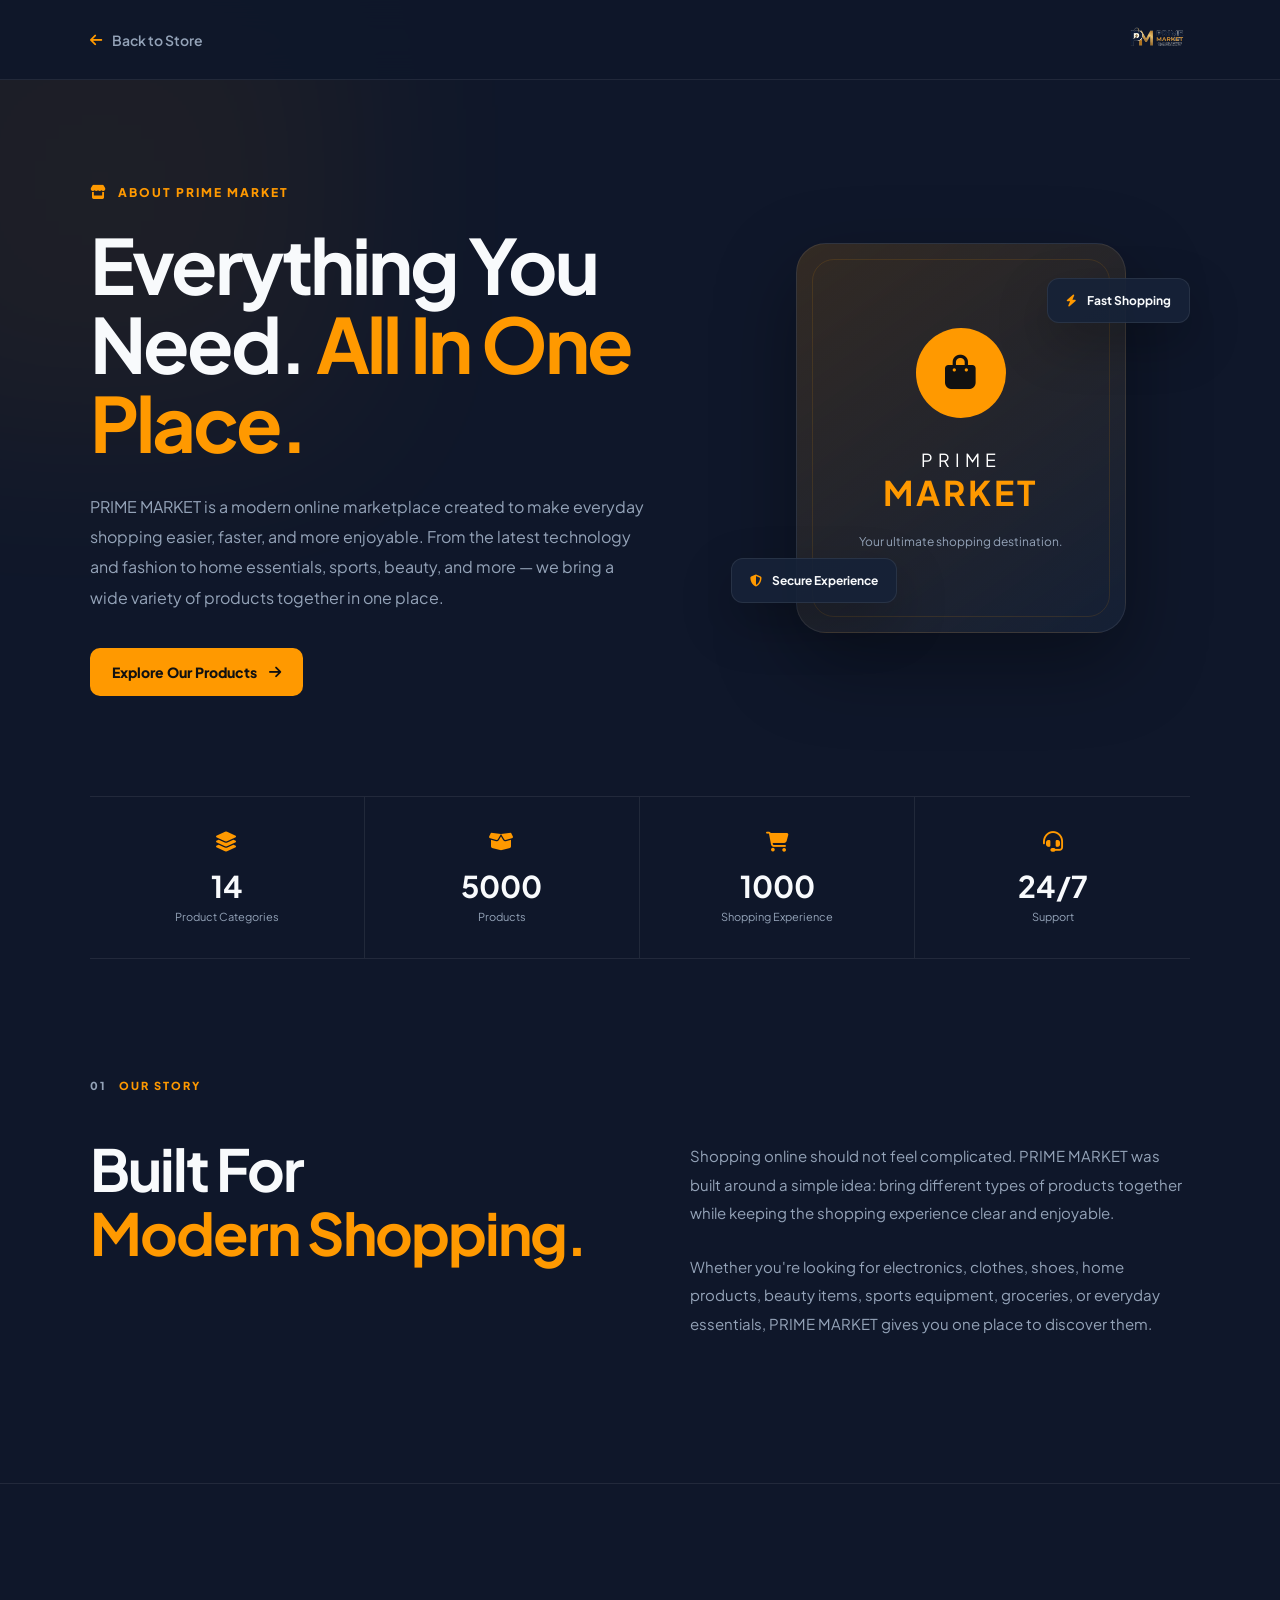
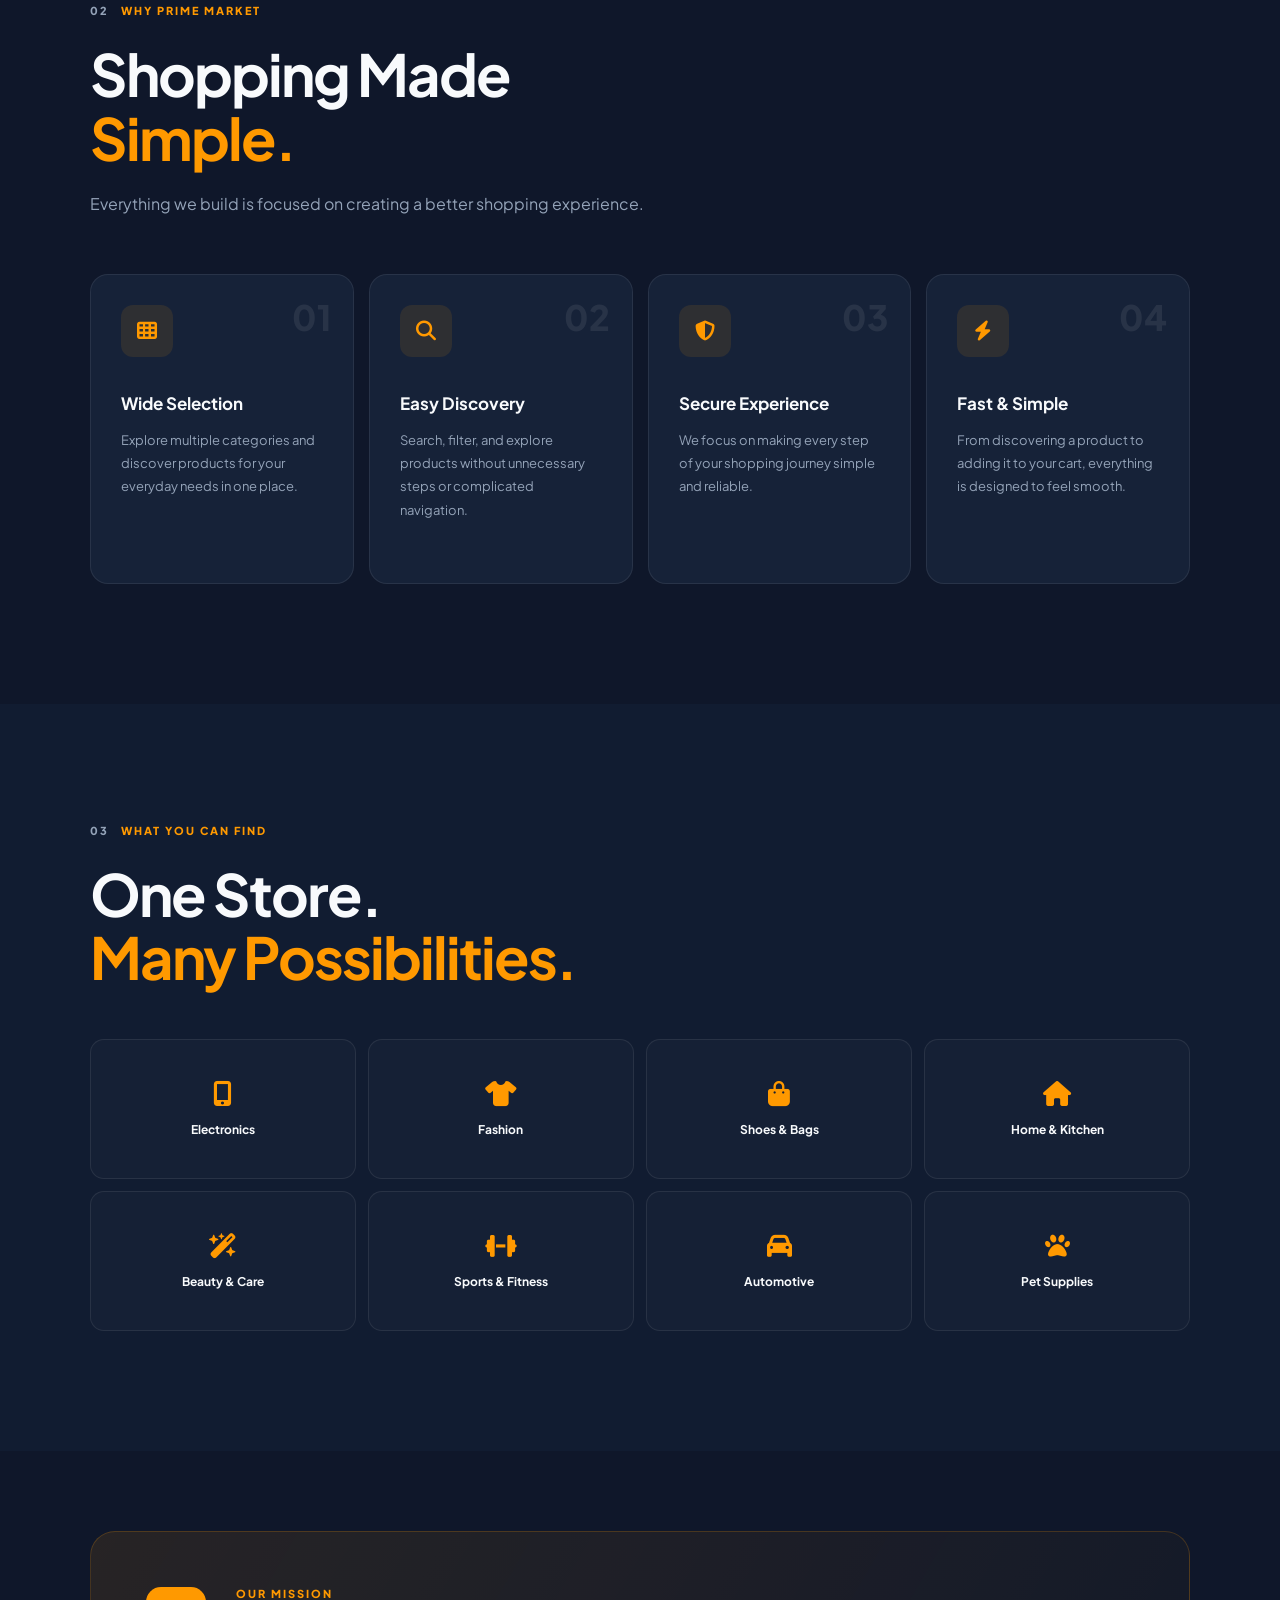
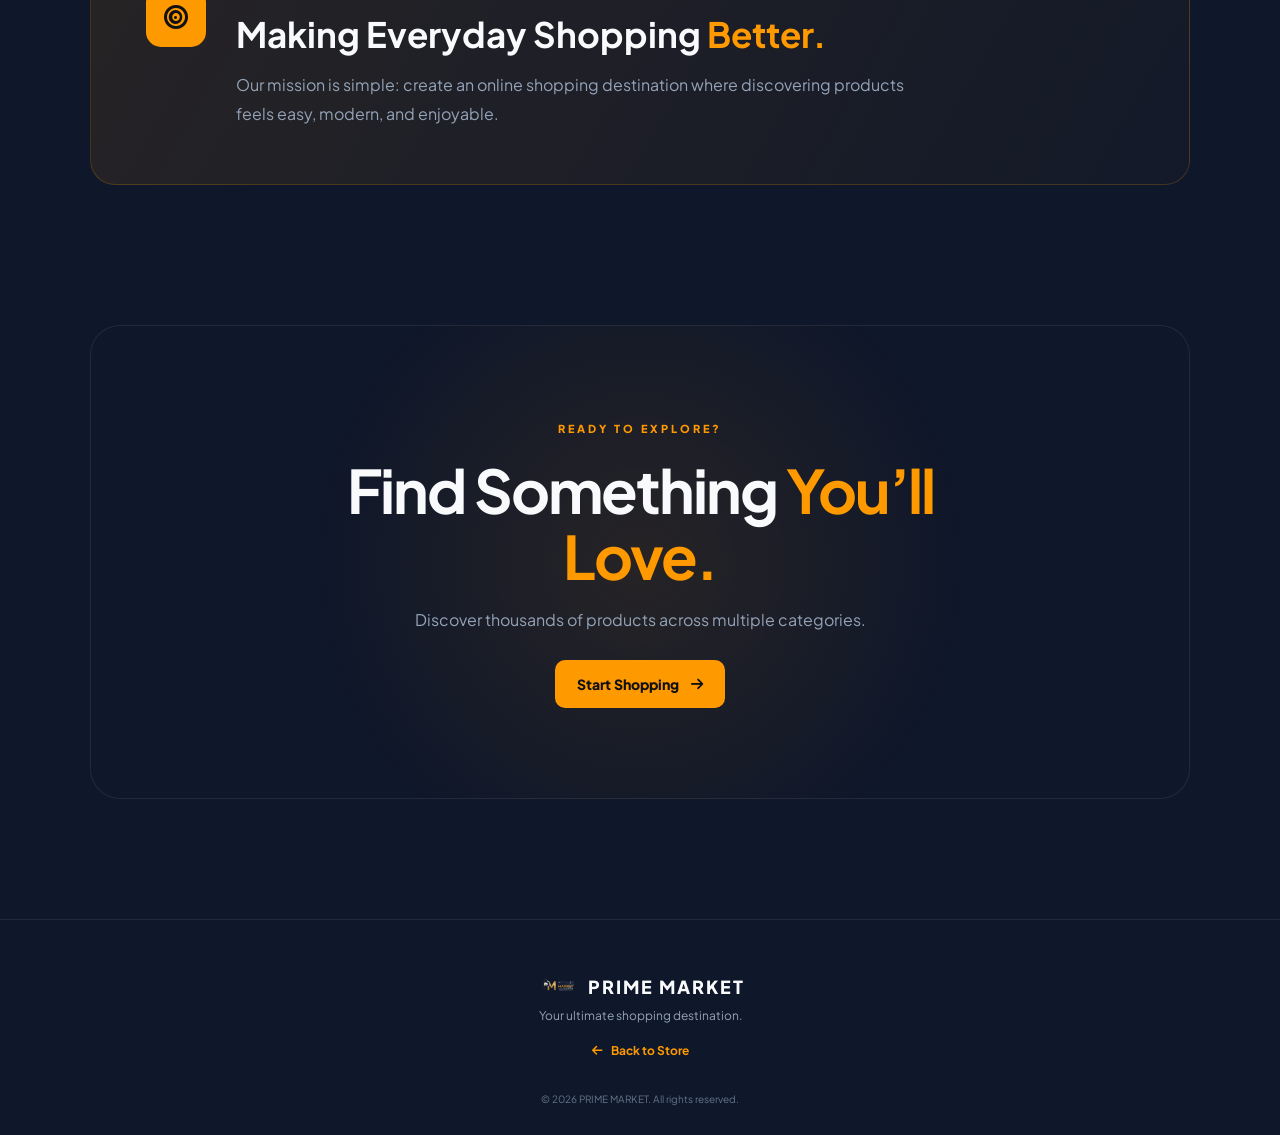
<file: About.html>
<!doctype html>
<html lang="en">
  <head>
    <meta charset="UTF-8" />
    <meta name="viewport" content="width=device-width, initial-scale=1.0" />

    <meta
      name="description"
      content="Learn more about PRIME MARKET — your ultimate shopping destination for electronics, fashion, home essentials and more."
    />

    <title>About Us | PRIME MARKET</title>

    <link rel="icon" href="img/logo-navbar.png" type="image/png" />

    <link
      href="https://fonts.googleapis.com/css2?family=Plus+Jakarta+Sans:wght@300;400;500;600;700;800&display=swap"
      rel="stylesheet"
    />

    <link
      rel="stylesheet"
      href="https://cdnjs.cloudflare.com/ajax/libs/font-awesome/6.4.0/css/all.min.css"
    />

    <link rel="stylesheet" href="About.css" />
  </head>

  <body>
    <!-- =========================
         HEADER
    ========================== -->
    <header class="page-header">
      <a href="index.html" class="back-store">
        <i class="fa-solid fa-arrow-left"></i>
        <span>Back to Store</span>
      </a>

      <div class="header-logo">
        <img src="img/logo-navbar.png" alt="PRIME MARKET Logo" />
      </div>
    </header>

    <!-- =========================
         HERO
    ========================== -->
    <main>
      <section class="about-hero">
        <div class="hero-content">
          <span class="eyebrow">
            <i class="fa-solid fa-store"></i>
            ABOUT PRIME MARKET
          </span>

          <h1>
            Everything You Need.
            <span>All In One Place.</span>
          </h1>

          <p>
            PRIME MARKET is a modern online marketplace created to make everyday
            shopping easier, faster, and more enjoyable. From the latest
            technology and fashion to home essentials, sports, beauty, and more
            — we bring a wide variety of products together in one place.
          </p>

          <a href="index.html#products" class="hero-btn">
            Explore Our Products
            <i class="fa-solid fa-arrow-right"></i>
          </a>
        </div>

        <div class="hero-visual">
          <div class="visual-card main-card">
            <div class="card-icon">
              <i class="fa-solid fa-bag-shopping"></i>
            </div>

            <span>PRIME</span>
            <strong>MARKET</strong>

            <p>Your ultimate shopping destination.</p>
          </div>

          <div class="floating-card card-one">
            <i class="fa-solid fa-bolt"></i>
            <span>Fast Shopping</span>
          </div>

          <div class="floating-card card-two">
            <i class="fa-solid fa-shield-halved"></i>
            <span>Secure Experience</span>
          </div>
        </div>
      </section>

      <!-- =========================
           STATS
      ========================== -->
      <section class="stats hidde" >
        <div class="stat-box">
          <i class="fa-solid fa-layer-group"></i>
          <strong >14</strong>
          <span>Product Categories</span>
        </div>

        <div class="stat-box">
          <i class="fa-solid fa-box-open"></i>
          <strong>5000</strong>
          <span>Products</span>
        </div>

        <div class="stat-box">
          <i class="fa-solid fa-cart-shopping"></i>
          <strong >1000</strong>
          <span>Shopping Experience</span>
        </div>

        <div class="stat-box">
          <i class="fa-solid fa-headset"></i>
          <strong>24/7</strong>
          <span>Support</span>
        </div>
      </section>

      <!-- =========================
           OUR STORY
      ========================== -->
      <section class="story section hidde">
        <div class="section-label">
          <span>01</span>
          OUR STORY
        </div>

        <div class="story-content">
          <div class="story-title">
            <h2>
              Built For
              <span>Modern Shopping.</span>
            </h2>
          </div>

          <div class="story-text">
            <p>
              Shopping online should not feel complicated. PRIME MARKET was
              built around a simple idea: bring different types of products
              together while keeping the shopping experience clear and
              enjoyable.
            </p>

            <p>
              Whether you're looking for electronics, clothes, shoes, home
              products, beauty items, sports equipment, groceries, or everyday
              essentials, PRIME MARKET gives you one place to discover them.
            </p>
          </div>
        </div>
      </section>

      <!-- =========================
           WHY US
      ========================== -->
      <section class="why-us section ">
        <div class="section-heading">
          <div class="section-label">
            <span>02</span>
            WHY PRIME MARKET
          </div>

          <h2>
            Shopping Made
            <span>Simple.</span>
          </h2>

          <p>
            Everything we build is focused on creating a better shopping
            experience.
          </p>
        </div>

        <div class="features">
          <article class="feature-card hidde">
            <div class="feature-number">01</div>

            <div class="feature-icon">
              <i class="fa-solid fa-table-cells"></i>
            </div>

            <h3>Wide Selection</h3>

            <p>
              Explore multiple categories and discover products for your
              everyday needs in one place.
            </p>
          </article>

          <article class="feature-card hidde">
            <div class="feature-number">02</div>

            <div class="feature-icon">
              <i class="fa-solid fa-magnifying-glass"></i>
            </div>

            <h3>Easy Discovery</h3>

            <p>
              Search, filter, and explore products without unnecessary steps or
              complicated navigation.
            </p>
          </article>

          <article class="feature-card hidde">
            <div class="feature-number">03</div>

            <div class="feature-icon">
              <i class="fa-solid fa-shield-halved"></i>
            </div>

            <h3>Secure Experience</h3>

            <p>
              We focus on making every step of your shopping journey simple and
              reliable.
            </p>
          </article>

          <article class="feature-card hidde">
            <div class="feature-number">04</div>

            <div class="feature-icon">
              <i class="fa-solid fa-bolt"></i>
            </div>

            <h3>Fast & Simple</h3>

            <p>
              From discovering a product to adding it to your cart, everything
              is designed to feel smooth.
            </p>
          </article>
        </div>
      </section>

      <!-- =========================
           CATEGORIES
      ========================== -->
      <section class="categories section">
        <div class="section-heading">
          <div class="section-label">
            <span>03</span>
            WHAT YOU CAN FIND
          </div>

          <h2>
            One Store.
            <span>Many Possibilities.</span>
          </h2>
        </div>

        <div class="category-grid">
          <div class="category-item hidde">
            <i class="fa-solid fa-mobile-screen-button"></i>
            <span>Electronics</span>
          </div>

          <div class="category-item hidde">
            <i class="fa-solid fa-shirt"></i>
            <span>Fashion</span>
          </div>

          <div class="category-item hidde">
            <i class="fa-solid fa-bag-shopping"></i>
            <span>Shoes & Bags</span>
          </div>

          <div class="category-item hidde">
            <i class="fa-solid fa-house"></i>
            <span>Home & Kitchen</span>
          </div>

          <div class="category-item hidde">
            <i class="fa-solid fa-wand-magic-sparkles"></i>
            <span>Beauty & Care</span>
          </div>

          <div class="category-item hidde">
            <i class="fa-solid fa-dumbbell"></i>
            <span>Sports & Fitness</span>
          </div>

          <div class="category-item hidde">
            <i class="fa-solid fa-car"></i>
            <span>Automotive</span>
          </div>

          <div class="category-item hidde">
            <i class="fa-solid fa-paw"></i>
            <span>Pet Supplies</span>
          </div>
        </div>
      </section>

      <!-- =========================
           MISSION
      ========================== -->
      <section class="mission section">
        <div class="mission-box hidde">
          <div class="mission-icon">
            <i class="fa-solid fa-bullseye"></i>
          </div>

          <div>
            <span class="mission-label"> OUR MISSION </span>

            <h2>
              Making Everyday Shopping
              <span>Better.</span>
            </h2>

            <p>
              Our mission is simple: create an online shopping destination where
              discovering products feels easy, modern, and enjoyable.
            </p>
          </div>
        </div>
      </section>

      <!-- =========================
           CTA
      ========================== -->
      <section class="cta section hidde">
        <div class="cta-content">
          <span> READY TO EXPLORE? </span>

          <h2>
            Find Something
            <span>You’ll Love.</span>
          </h2>

          <p>Discover thousands of products across multiple categories.</p>

          <a href="index.html#products" class="cta-btn">
            Start Shopping
            <i class="fa-solid fa-arrow-right"></i>
          </a>
        </div>
      </section>
    </main>

    <!-- =========================
         FOOTER
    ========================== -->
    <footer>
      <div class="footer-logo">
        <img src="img/logo-navbar.png" alt="PRIME MARKET" />
        <span>PRIME MARKET</span>
      </div>

      <p>Your ultimate shopping destination.</p>

      <a href="index.html">
        <i class="fa-solid fa-arrow-left"></i>
        Back to Store
      </a>

      <small> © 2026 PRIME MARKET. All rights reserved. </small>
    </footer>

    <script src="About.js"></script>
  </body>
</html>
</file>
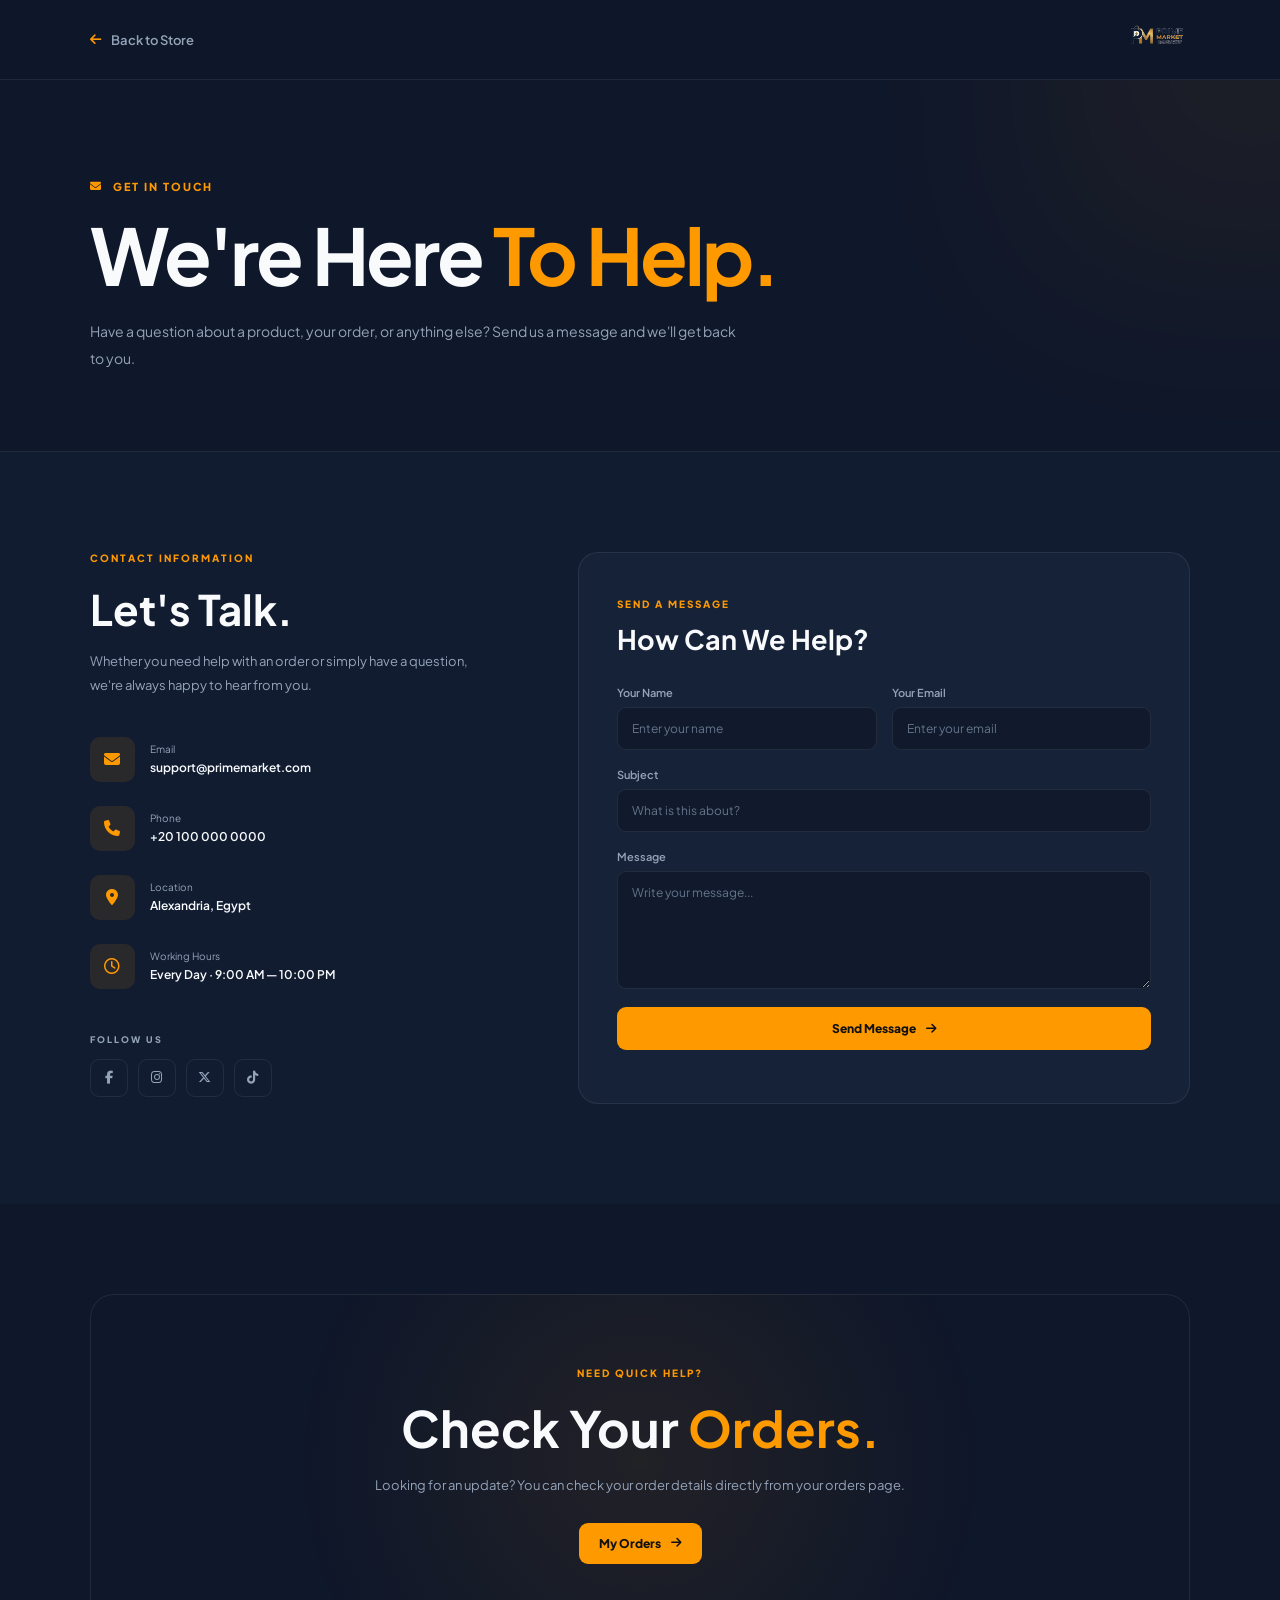
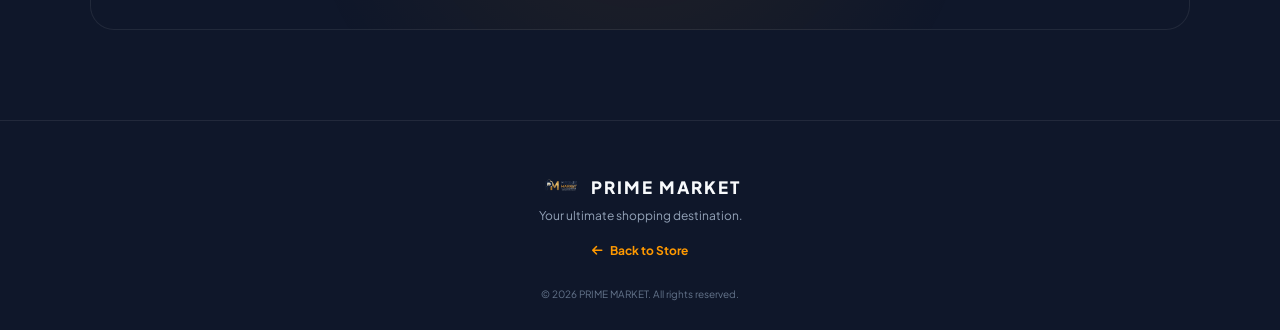
<file: Contact.html>
<!doctype html>
<html lang="en">
  <head>
    <meta charset="UTF-8" />
    <meta name="viewport" content="width=device-width, initial-scale=1.0" />
    <meta
      name="description"
      content="Contact PRIME MARKET. We're here to help with your questions, orders, and shopping experience."
    />
    <title>Contact | PRIME MARKET</title>
    <link rel="icon" href="img/logo-navbar.png" type="image/png" />
    <link
      href="https://fonts.googleapis.com/css2?family=Plus+Jakarta+Sans:wght@300;400;500;600;700;800&display=swap"
      rel="stylesheet"
    />

    <link
      rel="stylesheet"
      href="https://cdnjs.cloudflare.com/ajax/libs/font-awesome/6.7.2/css/all.min.css"
    />
    <link rel="stylesheet" href="Contact.css" />
  </head>

  <body>
    <!-- =========================
         HEADER
    ========================== -->

    <header class="page-header">
      <a href="index.html" class="back-store">
        <i class="fa-solid fa-arrow-left"></i>
        <span>Back to Store</span>
      </a>

      <div class="header-logo">
        <img src="img/logo-navbar.png" alt="PRIME MARKET Logo" />
      </div>
    </header>

    <!-- =========================
         MAIN
    ========================== -->

    <main>
      <!-- HERO -->

      <section class="contact-hero">
        <div class="hero-content hidde">
          <span class="hero-label">
            <i class="fa-solid fa-envelope"></i>
            GET IN TOUCH
          </span>

          <h1>
            We're Here
            <span>To Help.</span>
          </h1>

          <p>
            Have a question about a product, your order, or anything else? Send
            us a message and we'll get back to you.
          </p>
        </div>
      </section>

      <!-- CONTACT AREA -->

      <section class="contact-section">
        <div class="contact-wrapper">
          <!-- CONTACT INFO -->

          <div class="contact-info hidde">
            <span class="section-label"> CONTACT INFORMATION </span>

            <h2>Let's Talk.</h2>

            <p class="info-description">
              Whether you need help with an order or simply have a question,
              we're always happy to hear from you.
            </p>

            <div class="info-list">
              <!-- Email -->

              <div class="info-item">
                <div class="info-icon">
                  <i class="fa-solid fa-envelope"></i>
                </div>

                <div>
                  <span>Email</span>
                  <p>support@primemarket.com</p>
                </div>
              </div>

              <!-- Phone -->

              <div class="info-item">
                <div class="info-icon">
                  <i class="fa-solid fa-phone"></i>
                </div>

                <div>
                  <span>Phone</span>
                  <p>+20 100 000 0000</p>
                </div>
              </div>

              <!-- Location -->

              <div class="info-item">
                <div class="info-icon">
                  <i class="fa-solid fa-location-dot"></i>
                </div>

                <div>
                  <span>Location</span>
                  <p>Alexandria, Egypt</p>
                </div>
              </div>

              <!-- Hours -->

              <div class="info-item">
                <div class="info-icon">
                  <i class="fa-regular fa-clock"></i>
                </div>

                <div>
                  <span>Working Hours</span>
                  <p>Every Day · 9:00 AM — 10:00 PM</p>
                </div>
              </div>
            </div>

            <!-- SOCIAL -->

            <div class="social-links">
              <span>FOLLOW US</span>

              <div>
                <a href="#" aria-label="Facebook">
                  <i class="fa-brands fa-facebook-f"></i>
                </a>

                <a href="#" aria-label="Instagram">
                  <i class="fa-brands fa-instagram"></i>
                </a>

                <a href="#" aria-label="Twitter">
                  <i class="fa-brands fa-x-twitter"></i>
                </a>

                <a href="#" aria-label="TikTok">
                  <i class="fa-brands fa-tiktok"></i>
                </a>
              </div>
            </div>
          </div>

          <!-- CONTACT FORM -->

          <div class="contact-form-box hidde">
            <div class="form-heading">
              <span> SEND A MESSAGE </span>

              <h2>How Can We Help?</h2>
            </div>

            <form id="contactForm">
              <div class="input-row">
                <div class="input-group">
                  <label for="name"> Your Name </label>

                  <input
                    type="text"
                    id="name"
                    placeholder="Enter your name"
                    required
                  />
                </div>

                <div class="input-group">
                  <label for="email"> Your Email </label>

                  <input
                    type="email"
                    id="email"
                    placeholder="Enter your email"
                    required
                  />
                </div>
              </div>

              <div class="input-group">
                <label for="subject"> Subject </label>

                <input
                  type="text"
                  id="subject"
                  placeholder="What is this about?"
                  required
                />
              </div>

              <div class="input-group">
                <label for="message"> Message </label>

                <textarea
                  id="message"
                  rows="6"
                  placeholder="Write your message..."
                  required
                ></textarea>
              </div>

              <button type="submit" class="send-btn">
                Send Message

                <i class="fa-solid fa-arrow-right"></i>
              </button>

              <p class="form-message" id="formMessage"></p>
            </form>
          </div>
        </div>
      </section>

      <!-- QUICK HELP -->

      <section class="quick-help">
        <div class="quick-help-content hidde">
          <span> NEED QUICK HELP? </span>

          <h2>
            Check Your
            <span>Orders.</span>
          </h2>

          <p>
            Looking for an update? You can check your order details directly
            from your orders page.
          </p>

          <a href="orders.html">
            My Orders
            <i class="fa-solid fa-arrow-right"></i>
          </a>
        </div>
      </section>
    </main>

    <!-- =========================
         FOOTER
    ========================== -->

    <footer>
      <div class="footer-logo">
        <img src="img/logo-navbar.png" alt="PRIME MARKET" />

        <span> PRIME MARKET </span>
      </div>

      <p>Your ultimate shopping destination.</p>

      <a href="index.html">
        <i class="fa-solid fa-arrow-left"></i>
        Back to Store
      </a>

      <small> © 2026 PRIME MARKET. All rights reserved. </small>
    </footer>

    <script src="Contact.js"></script>
  </body>
</html>
</file>
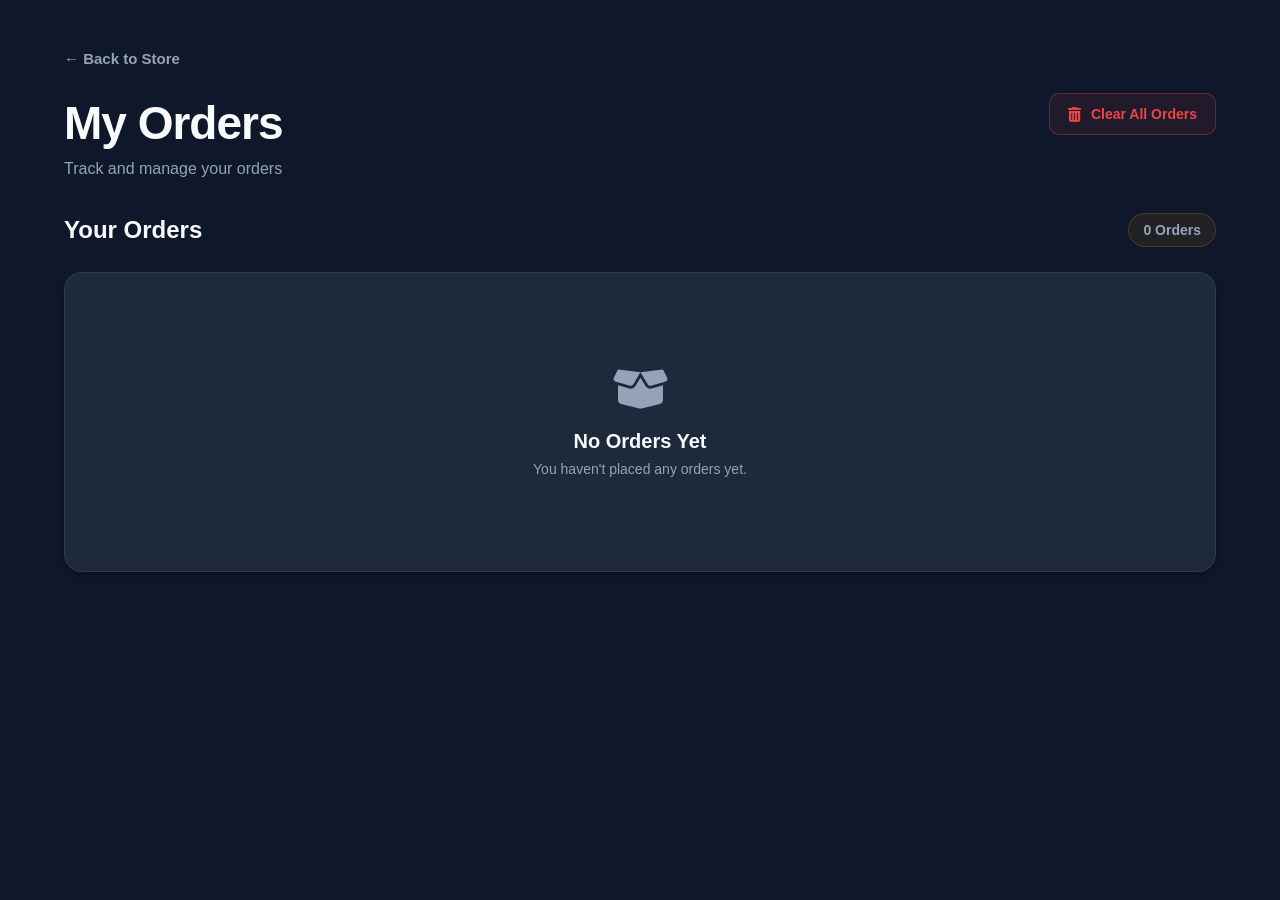
<file: orders.html>
<!doctype html>
<html lang="en">
  <head>
    <meta charset="UTF-8" />
    <meta name="viewport" content="width=device-width, initial-scale=1.0" />
    <meta property="og:title" content="PRIME MARKET" />
    <meta
      property="og:description"
      content="Discover premium style with PRIME MARKET."
    />
    <meta
      property="og:image"
      content="https://online-store-teal-chi.vercel.app/img/logo-navbar.png"
    />
    <meta
      property="og:url"
      content="https://online-store-teal-chi.vercel.app/"
    />
    <meta property="og:type" content="website" />
    <meta name="twitter:card" content="summary_large_image" />
    <meta name="twitter:title" content="PRIME MARKET" />
    <meta
      name="twitter:description"
      content="Discover premium style with PRIME MARKET."
    />
    <meta
      name="twitter:image"
      content="https://online-store-teal-chi.vercel.app/img/logo-navbar.png"
    />
    <title>PRIME MARKET</title>
    <link rel="icon" href="img/logo-navbar.png" type="image/png" />
    <link
      href="https://fonts.googleapis.com/css2?family=Plus+Jakarta+Sans:wght@300;400;600;700&display=swap"
      rel="stylesheet"
    />
    <link
      rel="stylesheet"
      href="https://cdnjs.cloudflare.com/ajax/libs/font-awesome/6.4.0/css/all.min.css"
    />
    <link rel="stylesheet" href="style-orders.css" />
  </head>
  <body>
    <header class="orders-header">
      <div class="orders-info">
        <a href="index.html" class="back-home">← Back to Store</a>
        <h1>My Orders</h1>
        <p>Track and manage your orders</p>
      </div>

      <div class="orders-actions">
        <button class="clear-orders-btn" id="clearOrdersBtn">
          <i class="fa-solid fa-trash-can"></i>
          <span>Clear All Orders</span>
        </button>
      </div>
    </header>

    <main>
      <section class="orders-container">
        <div class="orders-heading">
          <h2>Your Orders</h2>
          <span id="ordersCount">0 Orders</span>
        </div>

        <div id="ordersList" class="orders-list">
          <!-- Orders -->
        </div>
      </section>
    </main>

    <script src="script-orders.js"></script>
  </body>
</html>
</file>
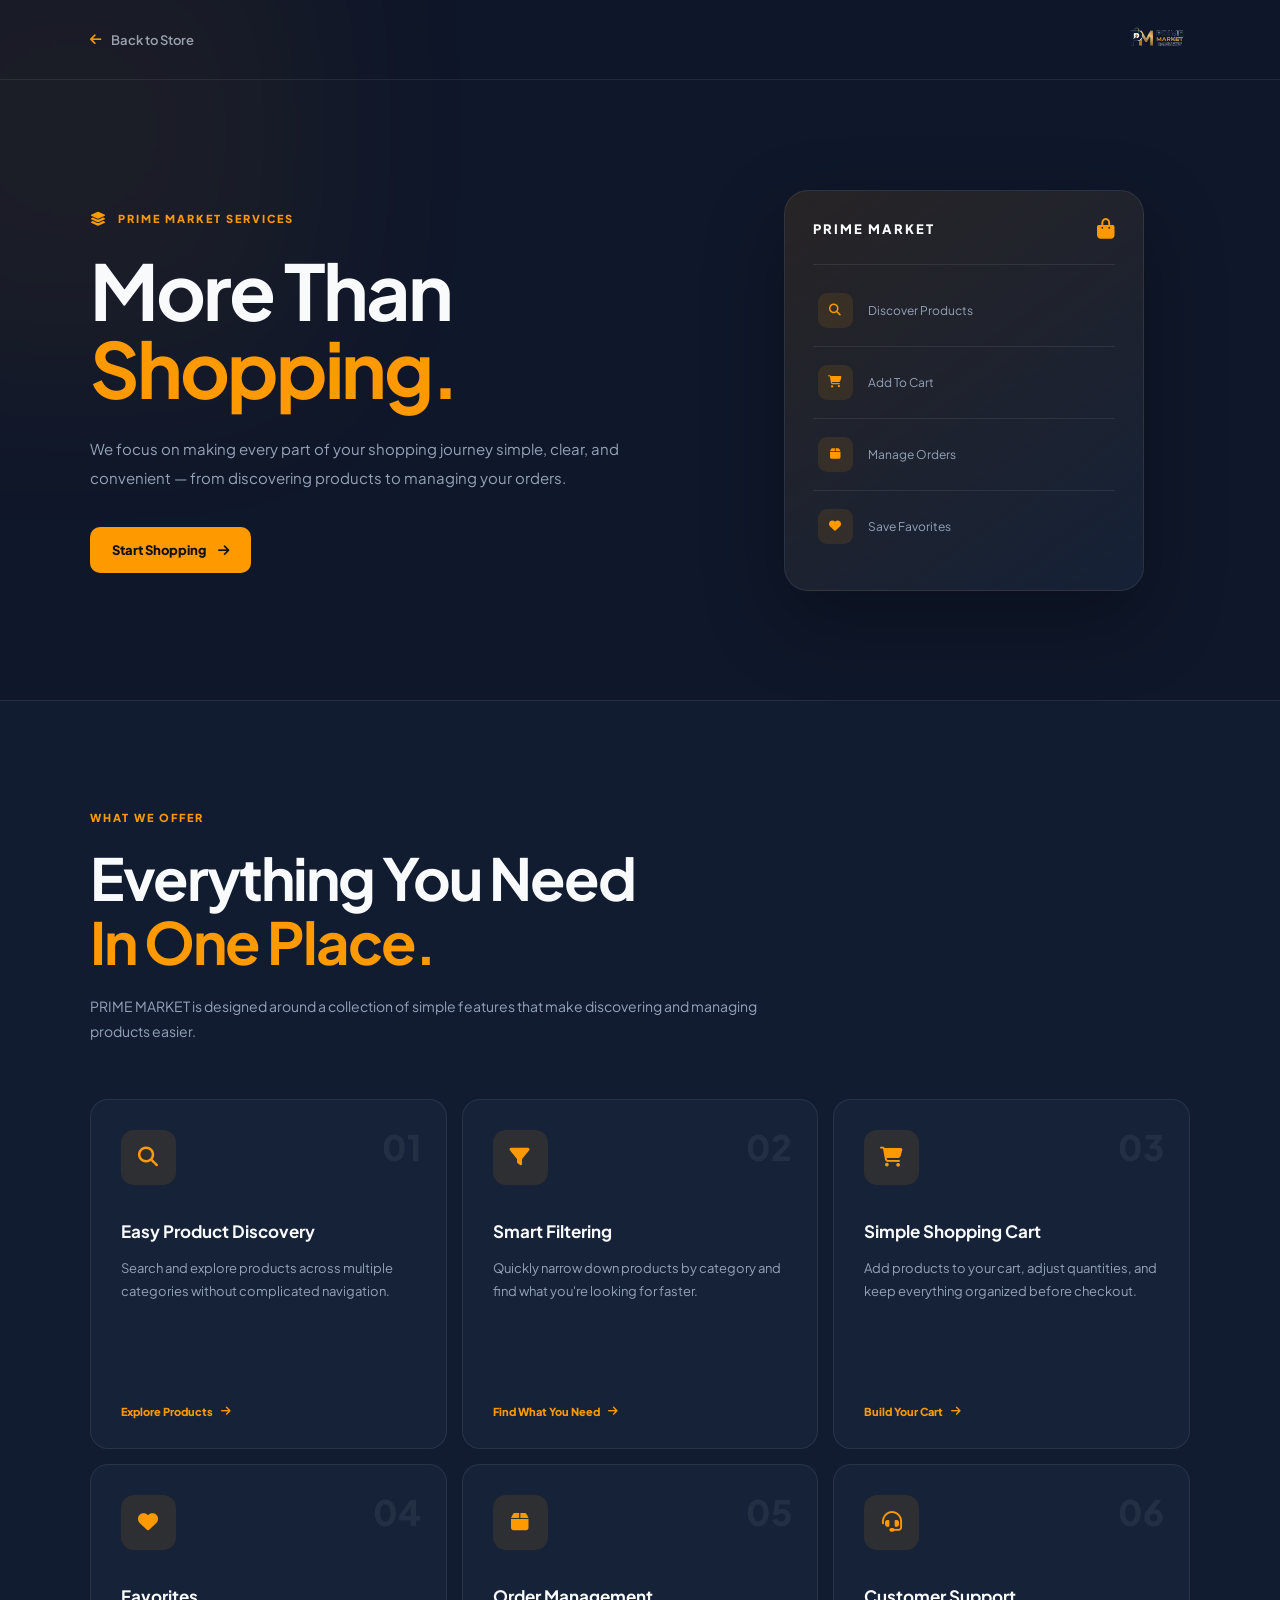
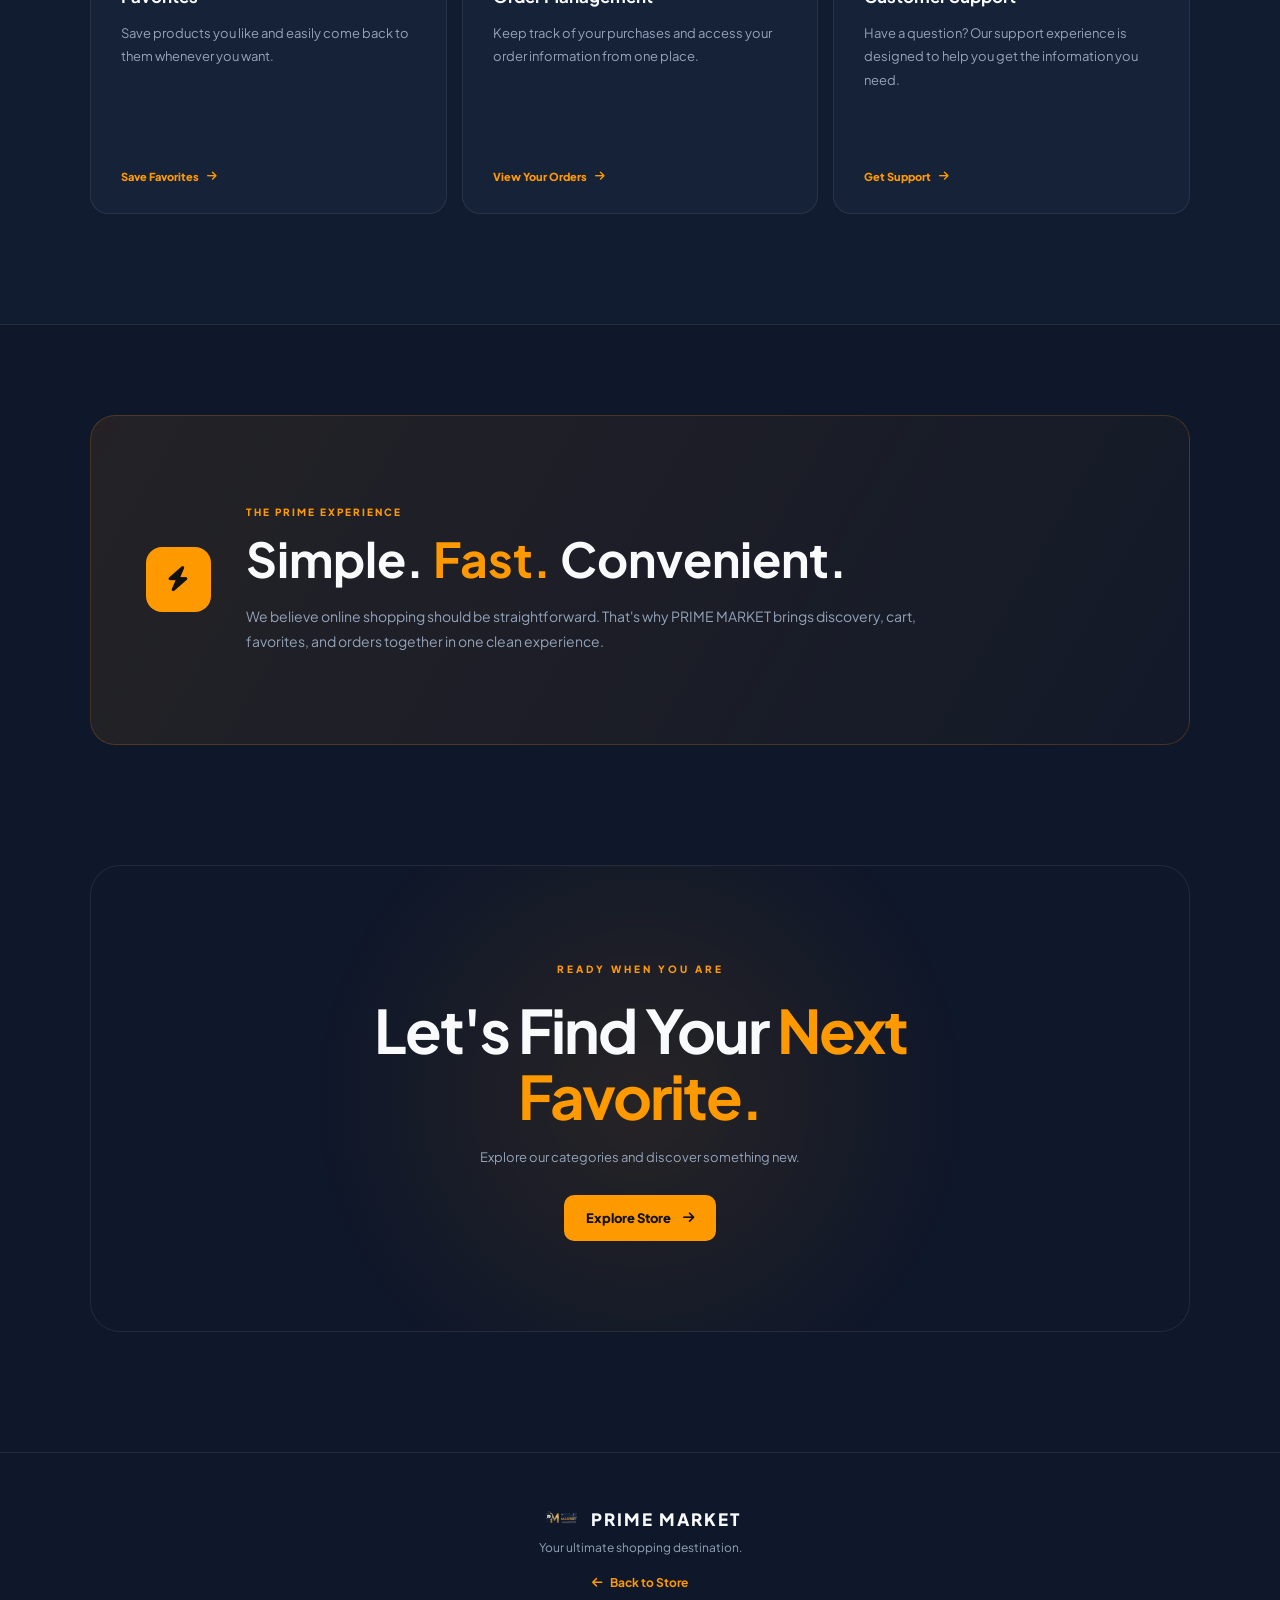
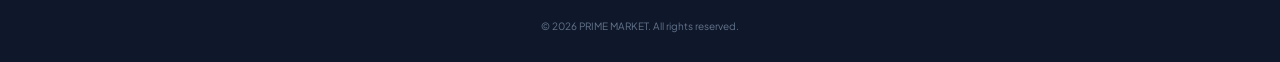
<file: Services.html>
<!doctype html>
<html lang="en">
  <head>
    <meta charset="UTF-8" />
    <meta name="viewport" content="width=device-width, initial-scale=1.0" />

    <meta
      name="description"
      content="Explore PRIME MARKET services and enjoy a simple, convenient and modern shopping experience."
    />

    <title>Services | PRIME MARKET</title>

    <link rel="icon" href="img/logo-navbar.png" type="image/png" />

    <link
      href="https://fonts.googleapis.com/css2?family=Plus+Jakarta+Sans:wght@300;400;500;600;700;800&display=swap"
      rel="stylesheet"
    />

    <link
      rel="stylesheet"
      href="https://cdnjs.cloudflare.com/ajax/libs/font-awesome/6.4.0/css/all.min.css"
    />

    <link rel="stylesheet" href="Services.css" />
  </head>

  <body>
    <!-- =========================
         HEADER
    ========================== -->

    <header class="page-header">
      <a href="index.html" class="back-store">
        <i class="fa-solid fa-arrow-left"></i>
        <span>Back to Store</span>
      </a>

      <div class="header-logo">
        <img src="img/logo-navbar.png" alt="PRIME MARKET Logo" />
      </div>
    </header>

    <!-- =========================
         HERO
    ========================== -->

    <main>
      <section class="services-hero">
        <div class="hero-content hidde">
          <span class="hero-label">
            <i class="fa-solid fa-layer-group"></i>
            PRIME MARKET SERVICES
          </span>

          <h1>
            More Than
            <span>Shopping.</span>
          </h1>

          <p>
            We focus on making every part of your shopping journey simple,
            clear, and convenient — from discovering products to managing your
            orders.
          </p>

          <a href="index.html#products" class="hero-btn">
            Start Shopping
            <i class="fa-solid fa-arrow-right"></i>
          </a>
        </div>

        <div class="hero-side hidde">
          <div class="service-preview">
            <div class="preview-top">
              <span>PRIME MARKET</span>

              <i class="fa-solid fa-bag-shopping"></i>
            </div>

            <div class="preview-line"></div>

            <div class="preview-item">
              <i class="fa-solid fa-magnifying-glass"></i>
              <span>Discover Products</span>
            </div>

            <div class="preview-item">
              <i class="fa-solid fa-cart-shopping"></i>
              <span>Add To Cart</span>
            </div>

            <div class="preview-item">
              <i class="fa-solid fa-box"></i>
              <span>Manage Orders</span>
            </div>

            <div class="preview-item">
              <i class="fa-solid fa-heart"></i>
              <span>Save Favorites</span>
            </div>
          </div>
        </div>
      </section>

      <!-- =========================
           SERVICES
      ========================== -->

      <section class="services-section">
        <div class="section-heading hidde">
          <span class="section-label"> WHAT WE OFFER </span>

          <h2>
            Everything You Need
            <span>In One Place.</span>
          </h2>

          <p>
            PRIME MARKET is designed around a collection of simple features that
            make discovering and managing products easier.
          </p>
        </div>

        <div class="services-grid">
          <!-- Service 01 -->

          <article class="service-card hidde">
            <div class="service-number">01</div>

            <div class="service-icon">
              <i class="fa-solid fa-magnifying-glass"></i>
            </div>

            <h3>Easy Product Discovery</h3>

            <p>
              Search and explore products across multiple categories without
              complicated navigation.
            </p>

            <span class="service-link">
              Explore Products
              <i class="fa-solid fa-arrow-right"></i>
            </span>
          </article>

          <!-- Service 02 -->

          <article class="service-card hidde">
            <div class="service-number">02</div>

            <div class="service-icon">
              <i class="fa-solid fa-filter"></i>
            </div>

            <h3>Smart Filtering</h3>

            <p>
              Quickly narrow down products by category and find what you're
              looking for faster.
            </p>

            <span class="service-link">
              Find What You Need
              <i class="fa-solid fa-arrow-right"></i>
            </span>
          </article>

          <!-- Service 03 -->

          <article class="service-card hidde">
            <div class="service-number">03</div>

            <div class="service-icon">
              <i class="fa-solid fa-cart-shopping"></i>
            </div>

            <h3>Simple Shopping Cart</h3>

            <p>
              Add products to your cart, adjust quantities, and keep everything
              organized before checkout.
            </p>

            <span class="service-link">
              Build Your Cart
              <i class="fa-solid fa-arrow-right"></i>
            </span>
          </article>

          <!-- Service 04 -->

          <article class="service-card hidde">
            <div class="service-number">04</div>

            <div class="service-icon">
              <i class="fa-solid fa-heart"></i>
            </div>

            <h3>Favorites</h3>

            <p>
              Save products you like and easily come back to them whenever you
              want.
            </p>

            <span class="service-link">
              Save Favorites
              <i class="fa-solid fa-arrow-right"></i>
            </span>
          </article>

          <!-- Service 05 -->

          <article class="service-card hidde">
            <div class="service-number">05</div>

            <div class="service-icon">
              <i class="fa-solid fa-box"></i>
            </div>

            <h3>Order Management</h3>

            <p>
              Keep track of your purchases and access your order information
              from one place.
            </p>

            <span class="service-link">
              View Your Orders
              <i class="fa-solid fa-arrow-right"></i>
            </span>
          </article>

          <!-- Service 06 -->

          <article class="service-card hidde">
            <div class="service-number">06</div>

            <div class="service-icon">
              <i class="fa-solid fa-headset"></i>
            </div>

            <h3>Customer Support</h3>

            <p>
              Have a question? Our support experience is designed to help you
              get the information you need.
            </p>

            <span class="service-link">
              Get Support
              <i class="fa-solid fa-arrow-right"></i>
            </span>
          </article>
        </div>
      </section>

      <!-- =========================
           EXPERIENCE
      ========================== -->

      <section class="experience">
        <div class="experience-box hidde">
          <div class="experience-icon">
            <i class="fa-solid fa-bolt"></i>
          </div>

          <div class="experience-content">
            <span> THE PRIME EXPERIENCE </span>

            <h2>
              Simple.
              <span>Fast.</span>
              Convenient.
            </h2>

            <p>
              We believe online shopping should be straightforward. That's why
              PRIME MARKET brings discovery, cart, favorites, and orders
              together in one clean experience.
            </p>
          </div>
        </div>
      </section>

      <!-- =========================
           CTA
      ========================== -->

      <section class="cta">
        <div class="cta-content hidde">
          <span> READY WHEN YOU ARE </span>

          <h2>
            Let's Find Your
            <span>Next Favorite.</span>
          </h2>

          <p>Explore our categories and discover something new.</p>

          <a href="index.html#products" class="cta-btn">
            Explore Store
            <i class="fa-solid fa-arrow-right"></i>
          </a>
        </div>
      </section>
    </main>

    <!-- =========================
         FOOTER
    ========================== -->

    <footer>
      <div class="footer-logo">
        <img src="img/logo-navbar.png" alt="PRIME MARKET" />

        <span> PRIME MARKET </span>
      </div>

      <p>Your ultimate shopping destination.</p>

      <a href="index.html">
        <i class="fa-solid fa-arrow-left"></i>
        Back to Store
      </a>

      <small> © 2026 PRIME MARKET. All rights reserved. </small>
    </footer>

    <script src="Services.js"></script>
  </body>
</html>
</file>
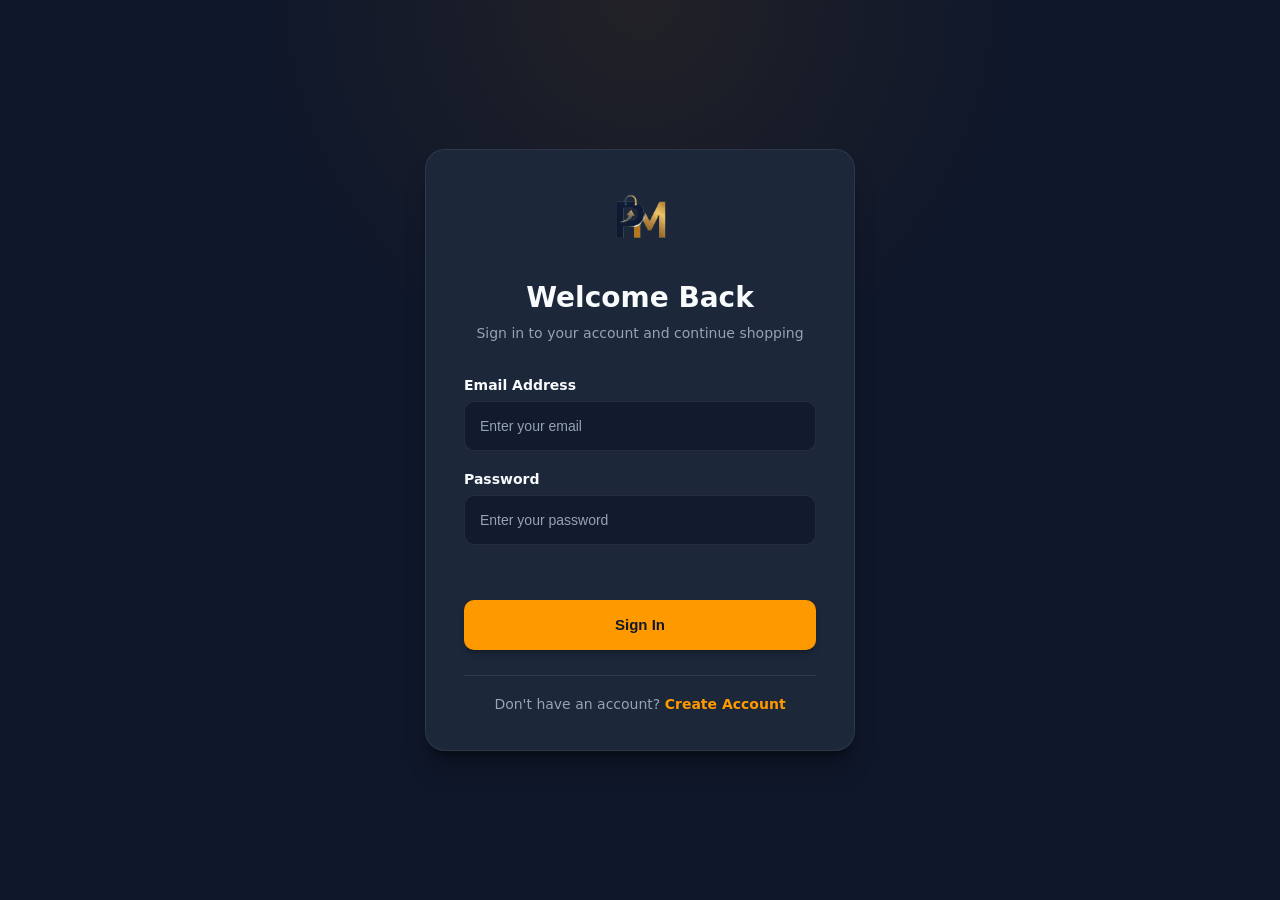
<file: signin.html>
<!doctype html>
<html lang="en">
  <head>
    <meta charset="UTF-8" />
    <meta name="viewport" content="width=device-width, initial-scale=1.0" />

    <title>Sign In</title>

    <link rel="stylesheet" href="signin.css" />
  </head>

  <body>
    <main class="auth-page">
      <div class="auth-card">
        <div class="auth-header">
          <img src="img/logo-leadr.png" class="auth-logo" alt="" />

          <h1>Welcome Back</h1>
          <p>Sign in to your account and continue shopping</p>
        </div>

        <form id="signinForm">
          <div class="input-group">
            <label id="signColor" for="signinEmail"> Email Address </label>

            <input
              type="email"
              id="signinEmail"
              placeholder="Enter your email"
              autocomplete="email"
              required
            />
          </div>

          <div class="input-group">
            <label id="signColor" for="signinPassword"> Password </label>

            <input
              type="password"
              id="signinPassword"
              placeholder="Enter your password"
              autocomplete="current-password"
              required
            />
          </div>

          <p class="form-message" id="signinMessage"></p>

          <button type="submit" class="auth-btn">Sign In</button>
        </form>

        <div class="auth-footer">
          <p>
            Don't have an account?
            <a href="signup.html">Create Account</a>
          </p>
        </div>
      </div>
    </main>

    <script src="signin.js"></script>
  </body>
</html>
</file>
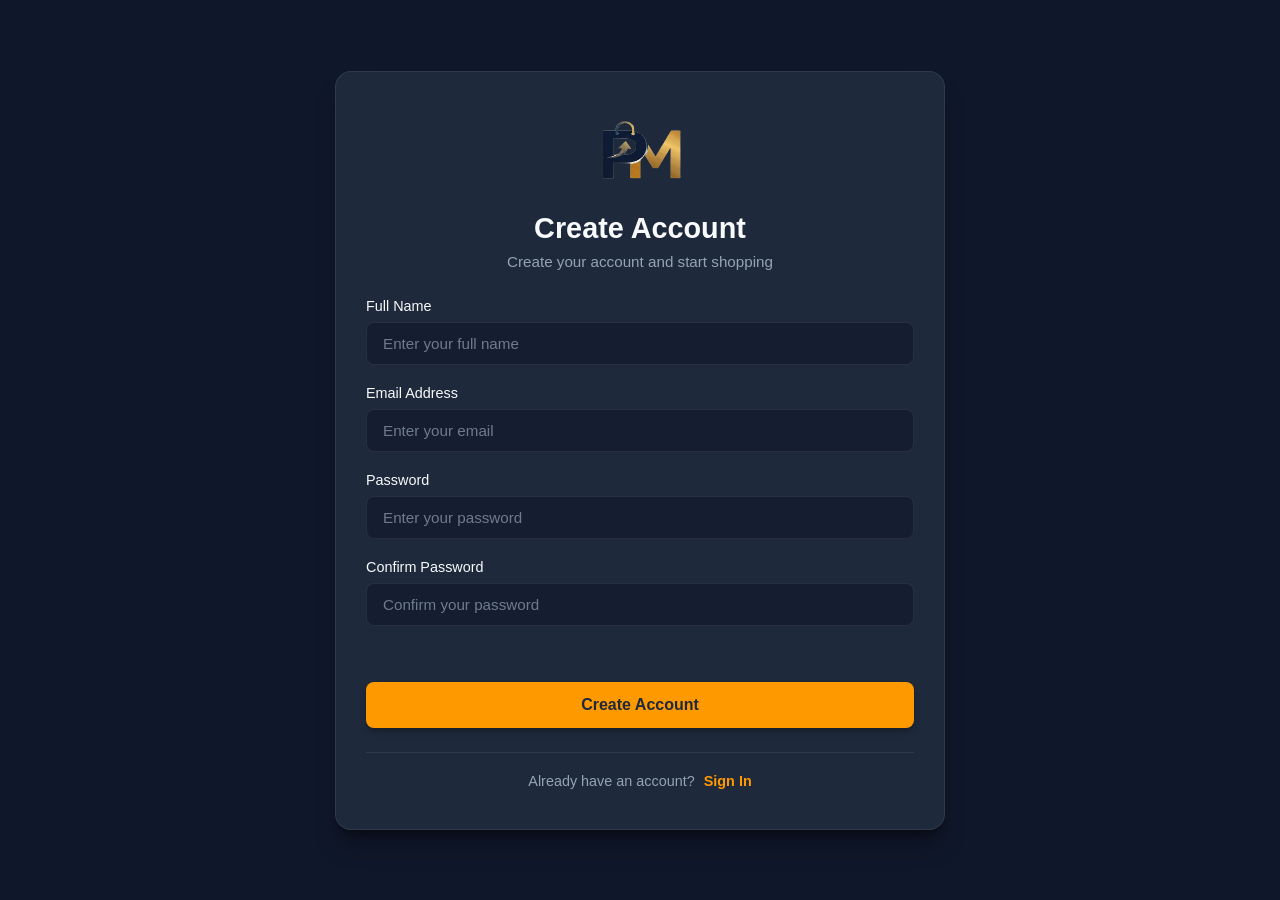
<file: signup.html>
<!doctype html>
<html lang="en">
  <head>
    <meta charset="UTF-8" />
    <meta name="viewport" content="width=device-width, initial-scale=1.0" />

    <title>Create Account</title>

    <link rel="stylesheet" href="signup.css" />
  </head>

  <body>
    <main class="auth-page">
      <div class="auth-card">
        <div class="auth-header">
          <img src="img/logo-leadr.png" class="auth-logo" alt="" />
          <h1>Create Account</h1>
          <p>Create your account and start shopping</p>
        </div>

        <form id="signupForm">
          <div class="input-group">
            <label id="signColor" for="signupName">Full Name</label>
            <input
              type="text"
              id="signupName"
              placeholder="Enter your full name"
              autocomplete="name"
              required
            />
          </div>

          <div class="input-group">
            <label id="signColor" for="signupEmail">Email Address</label>
            <input
              type="email"
              id="signupEmail"
              placeholder="Enter your email"
              autocomplete="email"
              required
            />
          </div>

          <div class="input-group">
            <label id="signColor" for="signupPassword">Password</label>
            <input
              type="password"
              id="signupPassword"
              placeholder="Enter your password"
              autocomplete="new-password"
              required
            />
          </div>

          <div class="input-group">
            <label id="signColor" for="confirmPassword">Confirm Password</label>
            <input
              type="password"
              id="confirmPassword"
              placeholder="Confirm your password"
              autocomplete="new-password"
              required
            />
          </div>

          <p class="form-message" id="signupMessage"></p>

          <button type="submit" class="auth-btn"><a id="Create" href="index.html">Create Account</a></button>
        </form>

        <div class="auth-footer">
          <p>
            Already have an account?
            <a href="signin.html">Sign In</a>
          </p>
        </div>
      </div>
    </main>

    <script src="signup.js"></script>
  </body>
</html>
</file>
<file: About.css>
/* =========================================================
   RESET
========================================================= */

* {
  margin: 0;
  padding: 0;
  box-sizing: border-box;
}

:root {
  --primary: #ff9900;
  --primary-hover: #e88a00;

  --bg: #0f172a;
  --bg-secondary: #111c31;
  --card: #162238;

  --text: #f8fafc;
  --text-secondary: #94a3b8;
  --border: rgba(255, 255, 255, 0.08);

  --radius: 18px;
}

html {
  scroll-behavior: smooth;
}

body {
  font-family: "Plus Jakarta Sans", sans-serif;
  background: var(--bg);
  color: var(--text);
  overflow-x: hidden;
}

a {
  color: inherit;
  text-decoration: none;
}

button {
  font-family: inherit;
}

img {
  max-width: 100%;
  display: block;
}

/* =========================================================
   HEADER
========================================================= */

.page-header {
  width: 100%;
  min-height: 80px;

  display: flex;
  align-items: center;
  justify-content: space-between;

  padding: 0 7%;

  border-bottom: 1px solid var(--border);

  background: rgba(15, 23, 42, 0.92);

  backdrop-filter: blur(15px);

  position: relative;
  z-index: 10;
}

.back-store {
  display: flex;
  align-items: center;
  gap: 10px;

  color: var(--text-secondary);

  font-size: 14px;
  font-weight: 600;

  transition: 0.3s;
}

.back-store i {
  color: var(--primary);
  transition: 0.3s;
}

.back-store:hover {
  color: white;
}

.back-store:hover i {
  transform: translateX(-4px);
}

.header-logo img {
  width: 70px;
}

/* =========================================================
   HERO
========================================================= */

.about-hero {
  min-height: 680px;

  padding: 100px 7%;

  display: grid;
  grid-template-columns: 1.1fr 0.9fr;

  align-items: center;

  gap: 80px;

  position: relative;
}

.about-hero::before {
  content: "";

  position: absolute;

  width: 500px;
  height: 500px;

  background: var(--primary);

  opacity: 0.06;

  filter: blur(100px);

  top: -150px;
  left: -150px;

  pointer-events: none;
}

.hero-content {
  position: relative;
  z-index: 2;
}

.eyebrow {
  display: inline-flex;
  align-items: center;
  gap: 10px;

  color: var(--primary);

  font-size: 12px;
  font-weight: 800;

  letter-spacing: 2px;

  margin-bottom: 25px;
}

.eyebrow i {
  font-size: 14px;
}

.hero-content h1 {
  max-width: 750px;

  font-size: clamp(42px, 6vw, 76px);

  line-height: 1.04;

  letter-spacing: -3px;

  margin-bottom: 30px;
}

.hero-content h1 span {
  color: var(--primary);
}

.hero-content p {
  max-width: 650px;

  color: var(--text-secondary);

  font-size: 16px;

  line-height: 1.9;

  margin-bottom: 35px;
}

.hero-btn,
.cta-btn {
  display: inline-flex;

  align-items: center;
  gap: 12px;

  padding: 15px 22px;

  background: var(--primary);

  color: #111;

  border-radius: 10px;

  font-size: 14px;
  font-weight: 800;

  transition: 0.3s;
}

.hero-btn:hover,
.cta-btn:hover {
  background: var(--primary-hover);

  transform: translateY(-3px);
}

.hero-btn i,
.cta-btn i {
  transition: 0.3s;
}

.hero-btn:hover i,
.cta-btn:hover i {
  transform: translateX(5px);
}

/* =========================================================
   HERO VISUAL
========================================================= */

.hero-visual {
  min-height: 480px;

  display: flex;

  justify-content: center;
  align-items: center;

  position: relative;
}

.main-card {
  width: 330px;
  height: 390px;

  border: 1px solid var(--border);

  background: linear-gradient(
    145deg,
    rgba(255, 153, 0, 0.15),
    rgba(22, 34, 56, 0.8)
  );

  border-radius: 30px;

  display: flex;
  flex-direction: column;

  justify-content: center;
  align-items: center;

  box-shadow: 0 30px 80px rgba(0, 0, 0, 0.35);

  position: relative;
}

.main-card::before {
  content: "";

  position: absolute;

  inset: 15px;

  border: 1px solid rgba(255, 153, 0, 0.12);

  border-radius: 22px;
}

.card-icon {
  width: 90px;
  height: 90px;

  border-radius: 50%;

  display: flex;
  align-items: center;
  justify-content: center;

  background: var(--primary);

  color: #111;

  font-size: 35px;

  margin-bottom: 30px;

  position: relative;
  z-index: 2;
}

.main-card span {
  color: white;

  font-size: 18px;
  font-weight: 400;

  letter-spacing: 5px;
}

.main-card strong {
  color: var(--primary);

  font-size: 34px;

  letter-spacing: 3px;
}

.main-card p {
  color: var(--text-secondary);

  font-size: 12px;

  margin-top: 20px;
}

.floating-card {
  position: absolute;

  padding: 14px 18px;

  display: flex;
  align-items: center;
  gap: 10px;

  background: rgba(22, 34, 56, 0.92);

  border: 1px solid var(--border);

  border-radius: 12px;

  font-size: 12px;
  font-weight: 700;

  box-shadow: 0 20px 50px rgba(0, 0, 0, 0.25);
}

.floating-card i {
  color: var(--primary);
}

.card-one {
  top: 80px;
  right: 0;
}

.card-two {
  bottom: 75px;
  left: 0;
}

/* =========================================================
   STATS
========================================================= */

.stats {
  margin: 0 7%;

  display: grid;
  grid-template-columns: repeat(4, 1fr);

  border-top: 1px solid var(--border);
  border-bottom: 1px solid var(--border);
}

.stat-box {
  padding: 35px 25px;

  display: flex;
  flex-direction: column;

  align-items: center;
  text-align: center;

  border-right: 1px solid var(--border);
}

.stat-box:last-child {
  border-right: 0;
}

.stat-box i {
  color: var(--primary);

  font-size: 20px;

  margin-bottom: 15px;
}

.stat-box strong {
  font-size: 30px;

  margin-bottom: 5px;
}

.stat-box span {
  color: var(--text-secondary);

  font-size: 11px;
}

/* =========================================================
   SECTIONS
========================================================= */

.section {
  padding: 120px 7%;
}

.section-label {
  display: flex;
  align-items: center;
  gap: 12px;

  color: var(--primary);

  font-size: 11px;
  font-weight: 800;

  letter-spacing: 2px;
}

.section-label span {
  color: var(--text-secondary);
}

/* =========================================================
   STORY
========================================================= */

.story {
  border-bottom: 1px solid var(--border);
}

.story-content {
  margin-top: 45px;

  display: grid;
  grid-template-columns: 1fr 1fr;

  gap: 100px;
}

.story-title h2,
.section-heading h2 {
  font-size: clamp(35px, 5vw, 58px);

  line-height: 1.1;

  letter-spacing: -2px;
}

.story-title h2 span,
.section-heading h2 span {
  display: block;

  color: var(--primary);
}

.story-text {
  padding-top: 5px;
}

.story-text p {
  color: var(--text-secondary);

  line-height: 1.9;

  font-size: 15px;

  margin-bottom: 25px;
}

/* =========================================================
   WHY US
========================================================= */

.section-heading {
  max-width: 700px;
}

.section-heading .section-label {
  margin-bottom: 25px;
}

.section-heading h2 {
  margin-bottom: 20px;
}

.section-heading > p {
  color: var(--text-secondary);

  line-height: 1.8;
}

.features {
  margin-top: 55px;

  display: grid;

  grid-template-columns: repeat(4, 1fr);

  gap: 15px;
}

.feature-card {
  background: var(--card);

  border: 1px solid var(--border);

  border-radius: var(--radius);

  padding: 30px;

  min-height: 310px;

  position: relative;

  overflow: hidden;

  transition: 0.35s;
}

.feature-card:hover {
  transform: translateY(-8px);

  border-color: rgba(255, 153, 0, 0.35);
}

.feature-number {
  position: absolute;

  top: 20px;
  right: 22px;

  color: rgba(255, 255, 255, 0.08);

  font-size: 35px;

  font-weight: 800;
}

.feature-icon {
  width: 52px;
  height: 52px;

  border-radius: 12px;

  background: rgba(255, 153, 0, 0.1);

  display: flex;
  align-items: center;
  justify-content: center;

  color: var(--primary);

  font-size: 20px;

  margin-bottom: 35px;
}

.feature-card h3 {
  font-size: 17px;

  margin-bottom: 15px;
}

.feature-card p {
  color: var(--text-secondary);

  font-size: 13px;

  line-height: 1.8;
}

/* =========================================================
   CATEGORIES
========================================================= */

.categories {
  background: var(--bg-secondary);
}

.category-grid {
  margin-top: 50px;

  display: grid;

  grid-template-columns: repeat(4, 1fr);

  gap: 12px;
}

.category-item {
  min-height: 140px;

  padding: 25px;

  border: 1px solid var(--border);

  border-radius: 14px;

  background: rgba(255, 255, 255, 0.02);

  display: flex;

  flex-direction: column;

  justify-content: center;

  align-items: center;

  gap: 15px;

  transition: 0.3s;
}

.category-item:hover {
  background: rgba(255, 153, 0, 0.08);

  border-color: rgba(255, 153, 0, 0.3);

  transform: translateY(-4px);
}

.category-item i {
  color: var(--primary);

  font-size: 25px;
}

.category-item span {
  font-size: 12px;

  font-weight: 700;
}

/* =========================================================
   MISSION
========================================================= */

.mission {
  padding-top: 80px;
  padding-bottom: 80px;
}

.mission-box {
  padding: 55px;

  display: flex;

  align-items: flex-start;

  gap: 30px;

  background: linear-gradient(
    120deg,
    rgba(255, 153, 0, 0.1),
    rgba(255, 153, 0, 0.02)
  );

  border: 1px solid rgba(255, 153, 0, 0.2);

  border-radius: 25px;
}

.mission-icon {
  min-width: 60px;
  height: 60px;

  border-radius: 15px;

  display: flex;
  align-items: center;
  justify-content: center;

  background: var(--primary);

  color: #111;

  font-size: 24px;
}

.mission-label {
  display: block;

  color: var(--primary);

  font-size: 11px;

  font-weight: 800;

  letter-spacing: 2px;

  margin-bottom: 12px;
}

.mission-box h2 {
  font-size: 35px;

  margin-bottom: 15px;
}

.mission-box h2 span {
  color: var(--primary);
}

.mission-box p {
  color: var(--text-secondary);

  line-height: 1.8;

  max-width: 700px;
}

/* =========================================================
   CTA
========================================================= */

.cta {
  padding-top: 60px;
  padding-bottom: 120px;

  text-align: center;
}

.cta-content {
  padding: 90px 30px;

  border: 1px solid var(--border);

  border-radius: 30px;

  background: radial-gradient(
    circle at center,
    rgba(255, 153, 0, 0.1),
    transparent 55%
  );
}

.cta-content > span {
  color: var(--primary);

  font-size: 11px;

  font-weight: 800;

  letter-spacing: 3px;
}

.cta-content h2 {
  margin: 20px auto;

  max-width: 700px;

  font-size: clamp(38px, 5vw, 60px);

  line-height: 1.1;

  letter-spacing: -2px;
}

.cta-content h2 span {
  color: var(--primary);
}

.cta-content p {
  color: var(--text-secondary);

  margin-bottom: 30px;
}

/* =========================================================
   FOOTER
========================================================= */

footer {
  padding: 55px 7% 30px;

  border-top: 1px solid var(--border);

  text-align: center;

  display: flex;

  flex-direction: column;

  align-items: center;
}

.footer-logo {
  display: flex;

  align-items: center;

  gap: 10px;

  margin-bottom: 10px;
}

.footer-logo img {
  width: 42px;
}

.footer-logo span {
  font-size: 18px;

  font-weight: 800;

  letter-spacing: 2px;
}

footer > p {
  color: var(--text-secondary);

  font-size: 12px;

  margin-bottom: 20px;
}

footer > a {
  color: var(--primary);

  font-size: 12px;

  font-weight: 700;

  margin-bottom: 35px;
}

footer > a i {
  margin-right: 6px;
}

footer small {
  color: #64748b;

  font-size: 10px;
}
.hidde {
  opacity: 0;
  visibility: hidden;
  transform: translateY(35px);
  transition:
    opacity 0.8s ease,
    transform 0.8s cubic-bezier(0.22, 1, 0.36, 1),
    visibility 0.8s ease;
}

.show-hidde {
  opacity: 1;
  visibility: visible;
  transform: translateY(0);
}

/* =========================================================
   RESPONSIVE
========================================================= */

@media (max-width: 1100px) {
  .about-hero {
    grid-template-columns: 1fr;

    padding-top: 80px;

    text-align: center;
  }

  .hero-content p {
    margin-left: auto;
    margin-right: auto;
  }

  .eyebrow {
    justify-content: center;
  }

  .hero-visual {
    min-height: 450px;
  }

  .features {
    grid-template-columns: repeat(2, 1fr);
  }

  .category-grid {
    grid-template-columns: repeat(4, 1fr);
  }
}

@media (max-width: 800px) {
  .page-header {
    padding: 0 5%;

    min-height: 70px;
  }

  .about-hero {
    padding: 70px 5%;
  }

  .hero-content h1 {
    letter-spacing: -2px;
  }

  .stats {
    margin: 0 5%;

    grid-template-columns: repeat(2, 1fr);
  }

  .stat-box:nth-child(2) {
    border-right: 0;
  }

  .stat-box:nth-child(3) {
    border-top: 1px solid var(--border);
  }

  .stat-box:nth-child(4) {
    border-top: 1px solid var(--border);
  }

  .section {
    padding: 85px 5%;
  }

  .story-content {
    grid-template-columns: 1fr;

    gap: 35px;
  }

  .category-grid {
    grid-template-columns: repeat(2, 1fr);
  }

  .mission-box {
    padding: 35px;

    flex-direction: column;
  }

  .cta {
    padding-bottom: 80px;
  }
}

@media (max-width: 550px) {
  .header-logo img {
    width: 55px;
  }

  .back-store {
    font-size: 12px;
  }

  .hero-content h1 {
    font-size: 40px;

    line-height: 1.1;
  }

  .hero-content p {
    font-size: 13px;

    line-height: 1.8;
  }

  .hero-visual {
    min-height: 390px;
  }

  .main-card {
    width: 270px;
    height: 330px;
  }

  .card-one {
    right: -5px;
    top: 45px;
  }

  .card-two {
    left: -5px;
    bottom: 35px;
  }

  .floating-card {
    padding: 11px;

    font-size: 10px;
  }

  .features {
    grid-template-columns: 1fr;
  }

  .category-grid {
    grid-template-columns: repeat(2, 1fr);
  }

  .category-item {
    min-height: 120px;
  }

  .mission-box h2 {
    font-size: 28px;
  }

  .cta-content {
    padding: 60px 20px;
  }

  .cta-content h2 {
    font-size: 38px;
  }
}
</file>
<file: Contact.css>
/* =========================================================
   RESET
========================================================= */

* {
  margin: 0;
  padding: 0;
  box-sizing: border-box;
}

:root {
  --primary: #ff9900;
  --primary-hover: #e68a00;

  --bg-dark: #0f172a;
  --bg-secondary: #111c31;
  --card: #162238;

  --text: #f8fafc;
  --text-muted: #94a3b8;

  --border: rgba(255, 255, 255, 0.08);
}

html {
  scroll-behavior: smooth;
}

body {
  font-family: "Plus Jakarta Sans", sans-serif;
  background: var(--bg-dark);
  color: var(--text);
  overflow-x: hidden;
}

a {
  text-decoration: none;
  color: inherit;
}

button,
input,
textarea {
  font: inherit;
}

/* =========================================================
   REVEAL
========================================================= */

.hidde {
  opacity: 0;
  visibility: hidden;

  transform: translateY(30px) scale(0.98);

  filter: blur(4px);

  transition:
    opacity 0.8s ease,
    transform 0.8s cubic-bezier(0.22, 1, 0.36, 1),
    filter 0.8s ease,
    visibility 0.8s ease;
}

.show-hidde {
  opacity: 1;
  visibility: visible;

  transform: translateY(0) scale(1);

  filter: blur(0);
}

/* =========================================================
   HEADER
========================================================= */

.page-header {
  height: 80px;

  padding: 0 7%;

  display: flex;
  align-items: center;
  justify-content: space-between;

  border-bottom: 1px solid var(--border);

  background: rgba(15, 23, 42, 0.92);

  backdrop-filter: blur(15px);
}

.back-store {
  display: flex;
  align-items: center;

  gap: 10px;

  color: var(--text-muted);

  font-size: 13px;
  font-weight: 600;

  transition: 0.3s;
}

.back-store i {
  color: var(--primary);

  transition: 0.3s;
}

.back-store:hover {
  color: white;
}

.back-store:hover i {
  transform: translateX(-5px);
}

.header-logo img {
  width: 70px;
}

/* =========================================================
   HERO
========================================================= */

.contact-hero {
  padding: 100px 7% 80px;

  border-bottom: 1px solid var(--border);

  position: relative;

  overflow: hidden;
}

.contact-hero::before {
  content: "";

  position: absolute;

  width: 450px;
  height: 450px;

  right: -200px;
  top: -250px;

  background: var(--primary);

  opacity: 0.05;

  filter: blur(100px);
}

.hero-content {
  max-width: 800px;

  position: relative;
  z-index: 1;
}

.hero-label {
  display: flex;
  align-items: center;

  gap: 10px;

  color: var(--primary);

  font-size: 11px;
  font-weight: 800;

  letter-spacing: 2px;

  margin-bottom: 22px;
}

.hero-content h1 {
  font-size: clamp(48px, 7vw, 78px);

  line-height: 1;

  letter-spacing: -3px;

  margin-bottom: 25px;
}

.hero-content h1 span {
  color: var(--primary);
}

.hero-content p {
  max-width: 650px;

  color: var(--text-muted);

  font-size: 14px;

  line-height: 1.9;
}

/* =========================================================
   CONTACT SECTION
========================================================= */

.contact-section {
  padding: 100px 7%;

  background: var(--bg-secondary);
}

.contact-wrapper {
  max-width: 1200px;

  margin: auto;

  display: grid;

  grid-template-columns: 0.8fr 1.2fr;

  gap: 80px;

  align-items: start;
}

/* =========================================================
   CONTACT INFO
========================================================= */

.section-label {
  display: block;

  color: var(--primary);

  font-size: 10px;

  font-weight: 800;

  letter-spacing: 2px;

  margin-bottom: 18px;
}

.contact-info h2 {
  font-size: 42px;

  margin-bottom: 15px;
}

.info-description {
  color: var(--text-muted);

  font-size: 13px;

  line-height: 1.8;

  max-width: 430px;

  margin-bottom: 40px;
}

.info-list {
  display: flex;

  flex-direction: column;

  gap: 24px;
}

.info-item {
  display: flex;

  align-items: center;

  gap: 15px;
}

.info-icon {
  width: 45px;
  height: 45px;

  flex-shrink: 0;

  display: flex;
  align-items: center;
  justify-content: center;

  border-radius: 10px;

  background: rgba(255, 153, 0, 0.1);

  color: var(--primary);
}

.info-item span {
  display: block;

  color: var(--text-muted);

  font-size: 10px;

  margin-bottom: 5px;
}

.info-item p {
  font-size: 12px;

  font-weight: 600;
}

/* =========================================================
   SOCIAL
========================================================= */

.social-links {
  margin-top: 45px;
}

.social-links > span {
  display: block;

  color: var(--text-muted);

  font-size: 9px;

  font-weight: 800;

  letter-spacing: 2px;

  margin-bottom: 14px;
}

.social-links div {
  display: flex;

  gap: 10px;
}

.social-links a {
  width: 38px;
  height: 38px;

  display: flex;
  align-items: center;
  justify-content: center;

  border: 1px solid var(--border);

  border-radius: 9px;

  color: var(--text-muted);

  font-size: 13px;

  transition: 0.3s;
}

.social-links a:hover {
  color: var(--primary);

  border-color: rgba(255, 153, 0, 0.35);

  transform: translateY(-3px);
}

/* =========================================================
   FORM
========================================================= */

.contact-form-box {
  padding: 38px;

  background: var(--card);

  border: 1px solid var(--border);

  border-radius: 20px;
}

.form-heading {
  margin-bottom: 30px;
}

.form-heading > span {
  color: var(--primary);

  font-size: 10px;

  font-weight: 800;

  letter-spacing: 2px;
}

.form-heading h2 {
  font-size: 27px;

  margin-top: 10px;
}

.input-row {
  display: grid;

  grid-template-columns: 1fr 1fr;

  gap: 15px;
}

.input-group {
  display: flex;

  flex-direction: column;

  gap: 8px;

  margin-bottom: 18px;
}

.input-group label {
  color: var(--text-muted);

  font-size: 11px;

  font-weight: 600;
}

.input-group input,
.input-group textarea {
  width: 100%;

  border: 1px solid var(--border);

  outline: none;

  border-radius: 9px;

  padding: 13px 14px;

  background: #101a2c;

  color: white;

  font-size: 12px;

  transition: 0.3s;

  resize: vertical;
}

.input-group input::placeholder,
.input-group textarea::placeholder {
  color: #64748b;
}

.input-group input:focus,
.input-group textarea:focus {
  border-color: rgba(255, 153, 0, 0.5);

  box-shadow: 0 0 0 3px rgba(255, 153, 0, 0.06);
}

.send-btn {
  width: 100%;

  border: 0;

  padding: 14px 20px;

  display: flex;
  align-items: center;
  justify-content: center;

  gap: 10px;

  border-radius: 9px;

  background: var(--primary);

  color: #111;

  cursor: pointer;

  font-size: 12px;

  font-weight: 800;

  transition: 0.3s;
}

.send-btn:hover {
  background: var(--primary-hover);

  transform: translateY(-2px);
}

.send-btn i {
  transition: 0.3s;
}

.send-btn:hover i {
  transform: translateX(5px);
}

.form-message {
  text-align: center;

  color: #22c55e;

  font-size: 11px;

  margin-top: 15px;
}

/* =========================================================
   QUICK HELP
========================================================= */

.quick-help {
  padding: 90px 7%;
}

.quick-help-content {
  padding: 65px 30px;

  text-align: center;

  border: 1px solid var(--border);

  border-radius: 24px;

  background: radial-gradient(
    circle at center,
    rgba(255, 153, 0, 0.08),
    transparent 60%
  );
}

.quick-help-content > span {
  color: var(--primary);

  font-size: 10px;

  font-weight: 800;

  letter-spacing: 2px;
}

.quick-help-content h2 {
  font-size: clamp(34px, 5vw, 50px);

  margin: 15px 0;
}

.quick-help-content h2 span {
  color: var(--primary);
}

.quick-help-content p {
  max-width: 550px;

  margin: auto auto 25px;

  color: var(--text-muted);

  font-size: 13px;

  line-height: 1.8;
}

.quick-help-content a {
  display: inline-flex;

  align-items: center;

  gap: 10px;

  padding: 13px 20px;

  border-radius: 9px;

  background: var(--primary);

  color: #111;

  font-size: 12px;

  font-weight: 800;

  transition: 0.3s;
}

.quick-help-content a:hover {
  background: var(--primary-hover);

  transform: translateY(-2px);
}

.quick-help-content a i {
  transition: 0.3s;
}

.quick-help-content a:hover i {
  transform: translateX(5px);
}

/* =========================================================
   FOOTER
========================================================= */

footer {
  padding: 55px 7% 30px;

  border-top: 1px solid var(--border);

  text-align: center;

  display: flex;

  flex-direction: column;

  align-items: center;
}

.footer-logo {
  display: flex;

  align-items: center;

  gap: 10px;

  margin-bottom: 10px;
}

.footer-logo img {
  width: 42px;
}

.footer-logo span {
  font-size: 17px;

  font-weight: 800;

  letter-spacing: 2px;
}

footer p {
  color: var(--text-muted);

  font-size: 12px;

  margin-bottom: 20px;
}

footer > a {
  color: var(--primary);

  font-size: 12px;

  font-weight: 700;

  margin-bottom: 30px;
}

footer > a i {
  margin-right: 5px;
}

footer small {
  color: #64748b;

  font-size: 10px;
}

/* =========================================================
   RESPONSIVE
========================================================= */

@media (max-width: 900px) {
  .contact-wrapper {
    grid-template-columns: 1fr;

    gap: 60px;
  }

  .contact-info {
    max-width: 650px;
  }
}

@media (max-width: 600px) {
  .page-header {
    height: 70px;

    padding: 0 5%;
  }

  .header-logo img {
    width: 55px;
  }

  .back-store {
    font-size: 11px;
  }

  .contact-hero {
    padding: 70px 5px 70px;
  }

  .contact-hero {
    padding-left: 5%;
    padding-right: 5%;
  }

  .hero-content h1 {
    font-size: 45px;

    letter-spacing: -2px;
  }

  .contact-section {
    padding: 75px 5%;
  }

  .contact-info h2 {
    font-size: 36px;
  }

  .contact-form-box {
    padding: 25px 20px;
  }

  .input-row {
    grid-template-columns: 1fr;
  }

  .quick-help {
    padding: 60px 5%;
  }
}
</file>
<file: style-orders.css>
:root {
  --primary: #ff9900;
  --primary-hover: #e68a00;
  --bg-dark: #0f172a;
  --card-bg: #1e293b;
  --text-main: #f8fafc;
  --text-muted: #94a3b8;
  --accent-red: #ef4444;
  --border-color: rgba(255, 255, 255, 0.08);

  --shadow-sm: 0 4px 6px -1px rgba(0, 0, 0, 0.3);

  --shadow-lg:
    0 20px 25px -5px rgba(0, 0, 0, 0.274), 0 8px 10px -6px rgba(0, 0, 0, 0.5);

  --transition: all 0.3s cubic-bezier(0.4, 0, 0.2, 1);
}

/* ================================
   Reset
================================ */

* {
  margin: 0;
  padding: 0;
  box-sizing: border-box;
}

html {
  scroll-behavior: smooth;
}

body {
  min-height: 100vh;
  background: var(--bg-dark);
  color: var(--text-main);
  font-family: Arial, sans-serif;
}

/* ================================
   Header
================================ */

.orders-header {

  display: flex;
  justify-content: space-between;
  align-items: center;
  width: 90%;
  max-width: 1200px;
  margin: auto;
  padding: 50px 0 35px;
}

.back-home {
  display: inline-flex;
  align-items: center;
  gap: 8px;
  color: var(--text-muted);
  text-decoration: none;
  font-size: 15px;
  font-weight: 600;

  transition: var(--transition);
}

.back-home:hover {
  color: var(--primary);
  transform: translateX(-3px);
}

.orders-header h1 {
  margin-top: 28px;
  font-size: clamp(32px, 5vw, 46px);
  font-weight: 800;
  letter-spacing: -1px;
}

.orders-header p {
  margin-top: 10px;
  color: var(--text-muted);
  font-size: 16px;
}

/* ================================
   Main
================================ */

.orders-container {
  width: 90%;
  max-width: 1200px;
  margin: auto;
  padding-bottom: 70px;
}

.clear-orders-btn {
  display: inline-flex;
  align-items: center;
  justify-content: center;
  gap: 10px;

  padding: 12px 18px;
  border: 1px solid rgba(239, 68, 68, 0.35);
  border-radius: 10px;

  background: rgba(239, 68, 68, 0.08);
  color: var(--accent-red);

  font-size: 14px;
  font-weight: 600;
  cursor: pointer;

  transition: var(--transition);
}

.clear-orders-btn i {
  font-size: 15px;
  transition: transform 0.25s ease;
}

.clear-orders-btn:hover {
  background: var(--accent-red);
  color: var(--text-main);
  border-color: var(--accent-red);
  transform: translateY(-2px);
  box-shadow: 0 8px 20px rgba(239, 68, 68, 0.2);
}

.clear-orders-btn:hover i {
  transform: scale(1.1) rotate(-8deg);
}

.clear-orders-btn:active {
  transform: translateY(0);
}

.clear-orders-btn:focus-visible {
  outline: 2px solid var(--primary);
  outline-offset: 3px;
}
/* ================================
   Heading
================================ */

.orders-heading {
  display: flex;
  align-items: center;
  justify-content: space-between;
  gap: 20px;

  margin-bottom: 25px;
}

.orders-heading h2 {
  font-size: 24px;
  font-weight: 700;
}

#ordersCount {
  color: var(--text-muted);
  font-size: 14px;
  font-weight: 600;

  background: rgba(255, 153, 0, 0.08);
  border: 1px solid rgba(255, 153, 0, 0.2);

  padding: 8px 14px;
  border-radius: 999px;
}

/* ================================
   Orders List
================================ */

.orders-list {
  display: grid;
  grid-template-columns: repeat(1fr);
  gap: 22px;
}

/* ================================
   Order Card
================================ */

.order-card {
  background: var(--card-bg);
  border: 1px solid var(--border-color);
  border-radius: 18px;

  padding: 25px;

  box-shadow: var(--shadow-sm);

  transition: var(--transition);
}

.order-card:hover {
  transform: translateY(-4px);
  box-shadow: var(--shadow-lg);
  border-color: rgba(255, 153, 0, 0.2);
}

/* ================================
   Order Top
================================ */

.order-top {
  display: flex;
  align-items: center;
  justify-content: space-between;
  gap: 20px;

  padding-bottom: 20px;
  border-bottom: 1px solid var(--border-color);
}

.order-id-box {
  display: flex;
  flex-direction: column;
  gap: 6px;
}

.order-label {
  color: var(--text-muted);
  font-size: 12px;
  text-transform: uppercase;
  letter-spacing: 1px;
}

.order-id {
  color: var(--text-main);
  font-size: 17px;
  font-weight: 700;
}

.order-date {
  color: var(--text-muted);
  font-size: 13px;
}

/* ================================
   Status
================================ */

.order-status {
  display: inline-flex;
  align-items: center;
  gap: 7px;

  padding: 8px 13px;

  border-radius: 999px;

  background: rgba(4, 255, 0, 0.23);
  border: 1px solid rgba(3, 184, 0, 0.314);

  color: white;

  font-size: 13px;
  font-weight: 700;
}

.order-status::before {
  content: "";
  width: 7px;
  height: 7px;

  border-radius: 50%;
  background: rgba(4, 255, 0, 0.531);

  box-shadow: 0 0 8px rgba(4, 255, 0, 0.531);
}

/* ================================
   Customer Information
================================ */

.customer-info {
  padding: 22px 0;
}

.customer-info h3 {
  margin-bottom: 15px;

  font-size: 17px;
  font-weight: 700;
}

.customer-details {
  display: grid;
  grid-template-columns: repeat(2, 1fr);
  gap: 12px;
}

.customer-details p {
  color: var(--text-muted);
  font-size: 14px;
  line-height: 1.6;
}

.customer-details strong {
  color: var(--text-main);
}

/* ================================
   Products
================================ */

.order-products {
  display: grid;
  gap: 12px;

  padding-top: 5px;
}

.order-products-title {
  margin-bottom: 5px;

  font-size: 17px;
  font-weight: 700;
}

.order-product {
  display: flex;
  align-items: center;
  gap: 15px;

  padding: 13px;

  background: rgba(15, 23, 42, 0.65);
  border: 1px solid var(--border-color);

  border-radius: 14px;

  transition: var(--transition);
}

.order-product:hover {
  border-color: rgba(255, 153, 0, 0.2);
  background: rgba(15, 23, 42, 0.9);
}

.order-product img {
  width: 75px;
  height: 75px;

  object-fit: cover;

  border-radius: 11px;

  border: 1px solid var(--border-color);
}

.order-product-info {
  flex: 1;
  min-width: 0;
}

.order-product-info h4 {
  margin-bottom: 7px;

  color: var(--text-main);

  font-size: 15px;
  font-weight: 700;

  white-space: nowrap;
  overflow: hidden;
  text-overflow: ellipsis;
}

.order-product-info p {
  color: var(--text-muted);
  font-size: 13px;
}

.order-product-info .quantity {
  margin-top: 5px;
}

.order-product-price {
  color: var(--primary);
  font-size: 15px;
  font-weight: 700;
  white-space: nowrap;
}

/* ================================
   Order Bottom
================================ */

.order-bottom {
  display: flex;
  align-items: center;
  justify-content: space-between;
  gap: 20px;

  margin-top: 22px;
  padding-top: 20px;

  border-top: 1px solid var(--border-color);
}

.order-total-box {
  display: flex;
  flex-direction: column;
  gap: 5px;
}

.total-label {
  color: var(--text-muted);
  font-size: 12px;
  text-transform: uppercase;
  letter-spacing: 1px;
}

.order-total {
  color: var(--primary);
  font-size: 24px;
  font-weight: 800;
}

/* ================================
   View Details Button
================================ */

/* ================================
   Empty Orders
================================ */

.empty-orders {
  display: flex;
  flex-direction: column;
  align-items: center;
  justify-content: center;

  min-height: 300px;

  padding: 40px 20px;

  background: var(--card-bg);
  border: 1px solid var(--border-color);

  border-radius: 18px;

  text-align: center;
  box-shadow: var(--shadow-sm);
}

.empty-orders i {
  margin-bottom: 18px;

  color: var(--text-muted);
  font-size: 45px;
}

.empty-orders h3 {
  margin-bottom: 8px;
  font-size: 20px;
}

.empty-orders p {
  color: var(--text-muted);
  font-size: 14px;
}

/* ================================
   Scrollbar
================================ */

::-webkit-scrollbar {
  width: 8px;
}

::-webkit-scrollbar-track {
  background: var(--bg-dark);
}

::-webkit-scrollbar-thumb {
  background: #334155;
  border-radius: 10px;
}

::-webkit-scrollbar-thumb:hover {
  background: var(--primary);
}

/* ================================
   Responsive
================================ */

@media (max-width: 700px) {
  .orders-header {
    width: 92%;
    padding-top: 35px;
  }

  .orders-container {
    width: 92%;
  }

  .orders-heading {
    align-items: flex-start;
    flex-direction: column;
  }

  .order-card {
    padding: 18px;
    border-radius: 15px;
  }

  .order-top {
    align-items: flex-start;
    flex-direction: column;
  }

  .customer-details {
    grid-template-columns: 1fr;
  }

  .order-product {
    align-items: flex-start;
  }

  .order-product img {
    width: 65px;
    height: 65px;
  }

  .order-product-info h4 {
    white-space: normal;
  }

  .order-product-price {
    font-size: 14px;
  }

  .order-bottom {
    align-items: flex-start;
    flex-direction: column;
  }
}

@media (max-width: 400px) {
  .orders-header h1 {
    font-size: 30px;
  }

  .order-product {
    gap: 10px;
    padding: 10px;
  }

  .order-product img {
    width: 55px;
    height: 55px;
  }

  .order-total {
    font-size: 21px;
  }
}
</file>
<file: Services.css>
/* =========================================================
   RESET
========================================================= */

* {
  margin: 0;
  padding: 0;
  box-sizing: border-box;
}

:root {
  --primary: #ff9900;
  --primary-hover: #e68a00;

  --bg-dark: #0f172a;
  --bg-secondary: #111c31;
  --card: #162238;

  --text: #f8fafc;
  --text-muted: #94a3b8;

  --border: rgba(255, 255, 255, 0.08);
}

html {
  scroll-behavior: smooth;
}

body {
  font-family: "Plus Jakarta Sans", sans-serif;
  background: var(--bg-dark);
  color: var(--text);
  overflow-x: hidden;
}

a {
  text-decoration: none;
  color: inherit;
}

img {
  max-width: 100%;
  display: block;
}

/* =========================================================
   HEADER
========================================================= */

.page-header {
  height: 80px;

  padding: 0 7%;

  display: flex;
  align-items: center;
  justify-content: space-between;

  border-bottom: 1px solid var(--border);

  background: rgba(15, 23, 42, 0.92);

  backdrop-filter: blur(15px);
}

.back-store {
  display: flex;
  align-items: center;
  gap: 10px;

  color: var(--text-muted);

  font-size: 13px;
  font-weight: 600;

  transition: 0.3s;
}

.back-store i {
  color: var(--primary);

  transition: 0.3s;
}

.back-store:hover {
  color: white;
}

.back-store:hover i {
  transform: translateX(-5px);
}

.header-logo img {
  width: 70px;
}

/* =========================================================
   HERO
========================================================= */

.services-hero {
  min-height: 620px;

  padding: 90px 7%;

  display: grid;
  grid-template-columns: 1fr 0.8fr;

  align-items: center;

  gap: 80px;

  position: relative;
}

.services-hero::before {
  content: "";

  position: absolute;

  width: 500px;
  height: 500px;

  top: -200px;
  left: -180px;

  background: var(--primary);

  opacity: 0.05;

  filter: blur(100px);

  pointer-events: none;
}

.hero-content {
  position: relative;
  z-index: 1;
}

.hero-label {
  display: inline-flex;
  align-items: center;
  gap: 10px;

  color: var(--primary);

  font-size: 11px;
  font-weight: 800;

  letter-spacing: 2px;

  margin-bottom: 25px;
}

.hero-label i {
  font-size: 14px;
}

.hero-content h1 {
  max-width: 650px;

  font-size: clamp(48px, 6vw, 78px);

  line-height: 1.02;

  letter-spacing: -3px;

  margin-bottom: 28px;
}

.hero-content h1 span {
  color: var(--primary);
}

.hero-content p {
  max-width: 620px;

  color: var(--text-muted);

  font-size: 15px;

  line-height: 1.9;

  margin-bottom: 35px;
}

.hero-btn,
.cta-btn {
  display: inline-flex;

  align-items: center;
  gap: 12px;

  padding: 15px 22px;

  border-radius: 10px;

  background: var(--primary);

  color: #111;

  font-size: 13px;
  font-weight: 800;

  transition: 0.3s;
}

.hero-btn:hover,
.cta-btn:hover {
  background: var(--primary-hover);

  transform: translateY(-3px);
}

.hero-btn i,
.cta-btn i {
  transition: 0.3s;
}

.hero-btn:hover i,
.cta-btn:hover i {
  transform: translateX(5px);
}

/* =========================================================
   HERO PREVIEW
========================================================= */

.hero-side {
  display: flex;
  justify-content: center;
}

.service-preview {
  width: 360px;

  padding: 28px;

  border-radius: 24px;

  background: linear-gradient(
    145deg,
    rgba(255, 153, 0, 0.1),
    rgba(22, 34, 56, 0.95)
  );

  border: 1px solid var(--border);

  box-shadow: 0 30px 80px rgba(0, 0, 0, 0.3);
}

.preview-top {
  display: flex;
  align-items: center;
  justify-content: space-between;

  margin-bottom: 25px;
}

.preview-top span {
  font-size: 13px;

  font-weight: 800;

  letter-spacing: 2px;
}

.preview-top i {
  color: var(--primary);

  font-size: 20px;
}

.preview-line {
  width: 100%;
  height: 1px;

  background: var(--border);

  margin-bottom: 10px;
}

.preview-item {
  display: flex;
  align-items: center;

  gap: 15px;

  padding: 18px 5px;

  border-bottom: 1px solid var(--border);

  color: var(--text-muted);

  font-size: 12px;
}

.preview-item:last-child {
  border-bottom: 0;
}

.preview-item i {
  width: 35px;
  height: 35px;

  display: flex;
  align-items: center;
  justify-content: center;

  border-radius: 9px;

  background: rgba(255, 153, 0, 0.1);

  color: var(--primary);
}

/* =========================================================
   SERVICES
========================================================= */

.services-section {
  padding: 110px 7%;

  background: var(--bg-secondary);

  border-top: 1px solid var(--border);
  border-bottom: 1px solid var(--border);
}

.section-heading {
  max-width: 700px;
}

.section-label {
  display: block;

  color: var(--primary);

  font-size: 11px;

  font-weight: 800;

  letter-spacing: 2px;

  margin-bottom: 22px;
}

.section-heading h2 {
  font-size: clamp(38px, 5vw, 58px);

  line-height: 1.1;

  letter-spacing: -2px;

  margin-bottom: 20px;
}

.section-heading h2 span {
  color: var(--primary);

  display: block;
}

.section-heading p {
  color: var(--text-muted);

  font-size: 14px;

  line-height: 1.8;
}

/* =========================================================
   SERVICE CARDS
========================================================= */

.services-grid {
  margin-top: 55px;

  display: grid;

  grid-template-columns: repeat(3, 1fr);

  gap: 15px;
}

.service-card {
  min-height: 350px;

  padding: 30px;

  border-radius: 18px;

  background: var(--card);

  border: 1px solid var(--border);

  position: relative;

  overflow: hidden;

  transition: 0.35s;
}

.service-card::after {
  content: "";

  position: absolute;

  width: 120px;
  height: 120px;

  right: -60px;
  bottom: -60px;

  background: var(--primary);

  opacity: 0;

  filter: blur(50px);

  transition: 0.4s;
}

.service-card:hover {
  transform: translateY(-8px);

  border-color: rgba(255, 153, 0, 0.3);
}

.service-card:hover::after {
  opacity: 0.15;
}

.service-number {
  position: absolute;

  top: 25px;
  right: 25px;

  color: rgba(255, 255, 255, 0.06);

  font-size: 35px;

  font-weight: 800;
}

.service-icon {
  width: 55px;
  height: 55px;

  display: flex;
  align-items: center;
  justify-content: center;

  border-radius: 13px;

  background: rgba(255, 153, 0, 0.1);

  color: var(--primary);

  font-size: 20px;

  margin-bottom: 35px;
}

.service-card h3 {
  font-size: 17px;

  margin-bottom: 15px;
}

.service-card p {
  color: var(--text-muted);

  font-size: 13px;

  line-height: 1.8;
}

.service-link {
  position: absolute;

  bottom: 30px;
  left: 30px;

  display: flex;
  align-items: center;
  gap: 8px;

  color: var(--primary);

  font-size: 11px;

  font-weight: 800;
}

.service-link i {
  transition: 0.3s;
}

.service-card:hover .service-link i {
  transform: translateX(5px);
}

/* =========================================================
   EXPERIENCE
========================================================= */

.experience {
  padding: 90px 7%;
}

.experience-box {
  min-height: 330px;

  padding: 55px;

  display: flex;
  align-items: center;

  gap: 35px;

  border-radius: 25px;

  border: 1px solid rgba(255, 153, 0, 0.2);

  background: linear-gradient(
    120deg,
    rgba(255, 153, 0, 0.09),
    rgba(255, 153, 0, 0.02)
  );
}

.experience-icon {
  min-width: 65px;
  height: 65px;

  display: flex;
  align-items: center;
  justify-content: center;

  border-radius: 16px;

  background: var(--primary);

  color: #111;

  font-size: 25px;
}

.experience-content > span {
  display: block;

  color: var(--primary);

  font-size: 10px;

  font-weight: 800;

  letter-spacing: 2px;

  margin-bottom: 15px;
}

.experience-content h2 {
  font-size: clamp(32px, 4vw, 48px);

  line-height: 1.1;

  margin-bottom: 18px;
}

.experience-content h2 span {
  color: var(--primary);
}

.experience-content p {
  max-width: 700px;

  color: var(--text-muted);

  font-size: 14px;

  line-height: 1.8;
}

/* =========================================================
   CTA
========================================================= */

.cta {
  padding: 30px 7% 120px;

  text-align: center;
}

.cta-content {
  padding: 90px 30px;

  border: 1px solid var(--border);

  border-radius: 30px;

  background: radial-gradient(
    circle at center,
    rgba(255, 153, 0, 0.1),
    transparent 55%
  );
}

.cta-content > span {
  color: var(--primary);

  font-size: 10px;

  font-weight: 800;

  letter-spacing: 3px;
}

.cta-content h2 {
  max-width: 700px;

  margin: 20px auto;

  font-size: clamp(38px, 5vw, 60px);

  line-height: 1.1;

  letter-spacing: -2px;
}

.cta-content h2 span {
  color: var(--primary);
}

.cta-content p {
  color: var(--text-muted);

  margin-bottom: 30px;

  font-size: 13px;
}

/* =========================================================
   FOOTER
========================================================= */

footer {
  padding: 55px 7% 30px;

  border-top: 1px solid var(--border);

  text-align: center;

  display: flex;
  flex-direction: column;
  align-items: center;
}

.footer-logo {
  display: flex;
  align-items: center;

  gap: 10px;

  margin-bottom: 10px;
}

.footer-logo img {
  width: 42px;
}

.footer-logo span {
  font-size: 17px;

  font-weight: 800;

  letter-spacing: 2px;
}

footer p {
  color: var(--text-muted);

  font-size: 12px;

  margin-bottom: 20px;
}

footer > a {
  color: var(--primary);

  font-size: 12px;

  font-weight: 700;

  margin-bottom: 30px;
}

footer > a i {
  margin-right: 5px;
}

footer small {
  color: #64748b;

  font-size: 10px;
}

/* =========================================================
   RESPONSIVE
========================================================= */

@media (max-width: 1000px) {
  .services-hero {
    grid-template-columns: 1fr;

    text-align: center;

    gap: 60px;
  }

  .hero-content p {
    margin-left: auto;
    margin-right: auto;
  }

  .hero-label {
    justify-content: center;
  }

  .services-grid {
    grid-template-columns: repeat(2, 1fr);
  }
}

@media (max-width: 700px) {
  .page-header {
    height: 70px;

    padding: 0 5%;
  }

  .services-hero {
    padding: 70px 5%;
  }

  .services-section {
    padding: 80px 5%;
  }

  .experience {
    padding: 70px 5%;
  }

  .cta {
    padding: 20px 5% 80px;
  }

  .services-grid {
    grid-template-columns: 1fr;
  }

  .experience-box {
    padding: 35px;

    flex-direction: column;

    align-items: flex-start;
  }
}
.hidde {
  opacity: 0;
  visibility: hidden;
  transform: translateY(30px) scale(0.98);
  filter: blur(4px);

  transition:
    opacity 0.8s ease,
    transform 0.8s cubic-bezier(0.22, 1, 0.36, 1),
    filter 0.8s ease,
    visibility 0.8s ease;
}

.show-hidde {
  opacity: 1;
  visibility: visible;
  transform: translateY(0) scale(1);
  filter: blur(0);
}

@media (max-width: 500px) {
  .header-logo img {
    width: 55px;
  }

  .back-store {
    font-size: 11px;
  }

  .hero-content h1 {
    font-size: 43px;

    letter-spacing: -2px;
  }

  .hero-content p {
    font-size: 13px;
  }

  .service-preview {
    width: 100%;

    max-width: 340px;
  }

  .service-card {
    min-height: 320px;
  }

  .cta-content {
    padding: 60px 20px;
  }
}
</file>
<file: signin.css>
:root {
  --primary: #ff9900;
  --primary-hover: #e68a00;

  --bg-dark: #0f172a;
  --card-bg: #1e293b;

  --text-main: #f8fafc;
  --text-muted: #94a3b8;

  --accent-red: #ef4444;

  --border-color: rgba(255, 255, 255, 0.08);

  --shadow-sm: 0 4px 6px -1px rgba(0, 0, 0, 0.3);

  --shadow-lg:
    0 20px 25px -5px rgba(0, 0, 0, 0.274), 0 8px 10px -6px rgba(0, 0, 0, 0.5);

  --transition: all 0.3s cubic-bezier(0.4, 0, 0.2, 1);
}

/* =========================
   RESET
========================= */

* {
  margin: 0;
  padding: 0;
  box-sizing: border-box;
}

body {
  min-height: 100vh;

  font-family:
    Inter,
    system-ui,
    -apple-system,
    BlinkMacSystemFont,
    "Segoe UI",
    sans-serif;

  background:
    radial-gradient(circle at top, rgba(255, 153, 0, 0.08), transparent 35%),
    var(--bg-dark);

  color: var(--text-main);
}
.show {
  background-color: white;
}

/* =========================
   AUTH PAGE
========================= */

.auth-page {
  min-height: 100vh;

  display: flex;
  align-items: center;
  justify-content: center;

  padding: 30px 20px;
}

/* =========================
   AUTH CARD
========================= */

.auth-card {
  width: 100%;
  max-width: 430px;

  padding: 38px;

  background: rgba(30, 41, 59, 0.95);

  border: 1px solid var(--border-color);

  border-radius: 20px;

  box-shadow: var(--shadow-lg);

  backdrop-filter: blur(12px);

  animation: cardShow 0.5s ease;
}
body.show .auth-card {
  background-color: white;
}
body.show .auth-card h1 {
  color: var(--bg-dark);
}

body.show .auth-card #signColor {
  color: var(--bg-dark);
}
@keyframes cardShow {
  from {
    opacity: 0;
    transform: translateY(20px);
  }

  to {
    opacity: 1;
    transform: translateY(0);
  }
}

/* =========================
   HEADER
========================= */

.auth-header {
  text-align: center;
  margin-bottom: 32px;
}

.auth-logo {
  width: 75px;
  height: 75px;

  object-fit: contain;

  display: block;

  margin: 0 auto 18px;
}

.auth-header h1 {
  font-size: 28px;
  font-weight: 700;

  color: var(--text-main);

  margin-bottom: 8px;
}

.auth-header p {
  font-size: 14px;
  line-height: 1.6;

  color: var(--text-muted);
}

/* =========================
   INPUT GROUP
========================= */

.input-group {
  margin-bottom: 20px;
}

.input-group label {
  display: block;

  margin-bottom: 8px;

  font-size: 14px;
  font-weight: 600;

  color: var(--text-main);
}

.input-group input {
  width: 100%;

  height: 50px;

  padding: 0 15px;

  border: 1px solid var(--border-color);

  border-radius: 10px;

  outline: none;

  background: rgba(15, 23, 42, 0.75);

  color: var(--text-main);

  font-size: 14px;

  transition: var(--transition);
}

.input-group input::placeholder {
  color: var(--text-muted);
}

.input-group input:hover {
  border-color: rgba(255, 153, 0, 0.35);
}

.input-group input:focus {
  border-color: var(--primary);

  box-shadow: 0 0 0 3px rgba(255, 153, 0, 0.12);
}

/* =========================
   MESSAGE
========================= */

.form-message {
  min-height: 20px;

  margin: 5px 0 15px;

  text-align: center;

  font-size: 13px;

  color: var(--accent-red);
}

/* =========================
   BUTTON
========================= */

.auth-btn {
  width: 100%;

  height: 50px;

  border: none;

  border-radius: 10px;

  background: var(--primary);

  color: #111827;

  font-size: 15px;
  font-weight: 700;

  cursor: pointer;

  transition: var(--transition);

  box-shadow: var(--shadow-sm);
}

.auth-btn:hover {
  background: var(--primary-hover);

  transform: translateY(-2px);

  box-shadow: 0 8px 18px rgba(255, 153, 0, 0.2);
}

.auth-btn:active {
  transform: translateY(0);
}

/* =========================
   FOOTER
========================= */

.auth-footer {
  margin-top: 25px;

  text-align: center;

  padding-top: 20px;

  border-top: 1px solid var(--border-color);
}

.auth-footer p {
  color: var(--text-muted);

  font-size: 14px;
}

.auth-footer a {
  color: var(--primary);

  text-decoration: none;

  font-weight: 600;

  transition: var(--transition);
}

.auth-footer a:hover {
  color: var(--primary-hover);

  text-decoration: underline;
}

/* =========================
   MOBILE
========================= */

@media (max-width: 500px) {
  .auth-page {
    padding: 20px 15px;
  }

  .auth-card {
    padding: 28px 22px;

    border-radius: 16px;
  }

  .auth-header h1 {
    font-size: 24px;
  }

  .auth-logo {
    width: 65px;
    height: 65px;
  }
}
</file>
<file: signup.css>
:root {
  --primary: #ff9900; /* لون أمزون المميز */
  --primary-hover: #e68a00;
  --bg-dark: #0f172a; /* خلفية داكنة فخمة */
  --card-bg: #1e293b; /* خلفية الكروت */
  --text-main: #f8fafc; /* لون النصوص الرئيسية */
  --text-muted: #94a3b8; /* لون النصوص الفرعية */
  --accent-red: #ef4444; /* لون الخصومات والتنبيهات */
  --border-color: rgba(255, 255, 255, 0.08);
  --shadow-sm: 0 4px 6px -1px rgba(0, 0, 0, 0.3);
  --shadow-lg:
    0 20px 25px -5px rgba(0, 0, 0, 0.274), 0 8px 10px -6px rgba(0, 0, 0, 0.5);
  --transition: all 0.3s cubic-bezier(0.4, 0, 0.2, 1);
}

/* Reset وتنسيقات عامة */
* {
  margin: 0;
  padding: 0;
  box-sizing: border-box;
  font-family: "Segoe UI", Tahoma, Geneva, Verdana, sans-serif;
}

body {
  background-color: var(--bg-dark);
  color: var(--text-main);
  min-height: 100vh;
  display: flex;
  align-items: center;
  justify-content: center;
}

/* الحاوية الرئيسية للصفحة */
.auth-page {
  width: 100%;
  max-width: 650px;
  padding: 20px;
}

/* كارت تسجيل الدخول / إنشاء الحساب */
.auth-card {
  background-color: var(--card-bg);
  border: 1px solid var(--border-color);
  border-radius: 16px;
  padding: 40px 30px;
  box-shadow: var(--shadow-lg);
  backdrop-filter: blur(10px);
}

body.show .auth-card {
  background-color: rgb(255, 255, 255);
  
}
body.show .auth-card h1,
body.show .auth-card #signColor {
  color: var(--card-bg);
}
body.show .auth-card a {
  color: var(--card-bg);
}
#Create{
  color: var(--card-bg);
  text-decoration: none;
}

/* رأس الكارت */
.auth-header {
  text-align: center;
  margin-bottom: 28px;
}

.auth-header h1 {
  font-size: 1.8rem;
  font-weight: 700;
  color: var(--text-main);
  margin-bottom: 8px;
}

.auth-header p {
  color: var(--text-muted);
  font-size: 0.95rem;
}

/* حقول الإدخال */
.input-group {
  margin-bottom: 20px;
  display: flex;
  flex-direction: column;
}

.input-group label {
  font-size: 0.9rem;
  font-weight: 500;
  color: var(--text-main);
  margin-bottom: 8px;
}

.input-group input {
  width: 100%;
  padding: 12px 16px;
  background-color: rgba(15, 23, 42, 0.6);
  border: 1px solid var(--border-color);
  border-radius: 8px;
  color: var(--text-main);
  font-size: 0.95rem;
  outline: none;
  transition: var(--transition);
}

.input-group input::placeholder {
  color: var(--text-muted);
  opacity: 0.7;
}

/* تأثير التحديد عند التركيز على الحقل */
.input-group input:focus {
  border-color: var(--primary);
  box-shadow: 0 0 0 3px rgba(255, 153, 0, 0.2);
  background-color: rgba(15, 23, 42, 0.8);
}

/* رسائل الخطأ والتنبيهات */
.form-message {
  font-size: 0.85rem;
  color: var(--accent-red);
  margin-bottom: 16px;
  min-height: 20px;
  text-align: center;
}

/* زر الإرسال */
.auth-btn {
  width: 100%;
  padding: 14px;
  background-color: var(--primary);
  color: #000; /* نص داكن لوضوح عالي فوق البرتقالي */
  font-size: 1rem;
  font-weight: 600;
  border: none;
  border-radius: 8px;
  cursor: pointer;
  transition: var(--transition);
  box-shadow: var(--shadow-sm);
}

.auth-btn:hover {
  background-color: var(--primary-hover);
  transform: translateY(-1px);
}

.auth-btn:active {
  transform: translateY(0);
}

/* الفوتر أسفل الكارت */
.auth-footer {
  margin-top: 24px;
  text-align: center;
  border-top: 1px solid var(--border-color);
  padding-top: 20px;
}

.auth-footer p {
  color: var(--text-muted);
  font-size: 0.9rem;
}

.auth-footer a {
  color: var(--primary);
  text-decoration: none;
  font-weight: 600;
  margin-left: 5px;
  transition: var(--transition);
}

.auth-footer a:hover {
  color: var(--primary-hover);
  text-decoration: underline;
}
.auth-logo{
  width: 100px;
  height: 100px;
  margin: 0 auto;
  display: block;
}
.show{
background-color: #f1f5f9;
}
</file>
